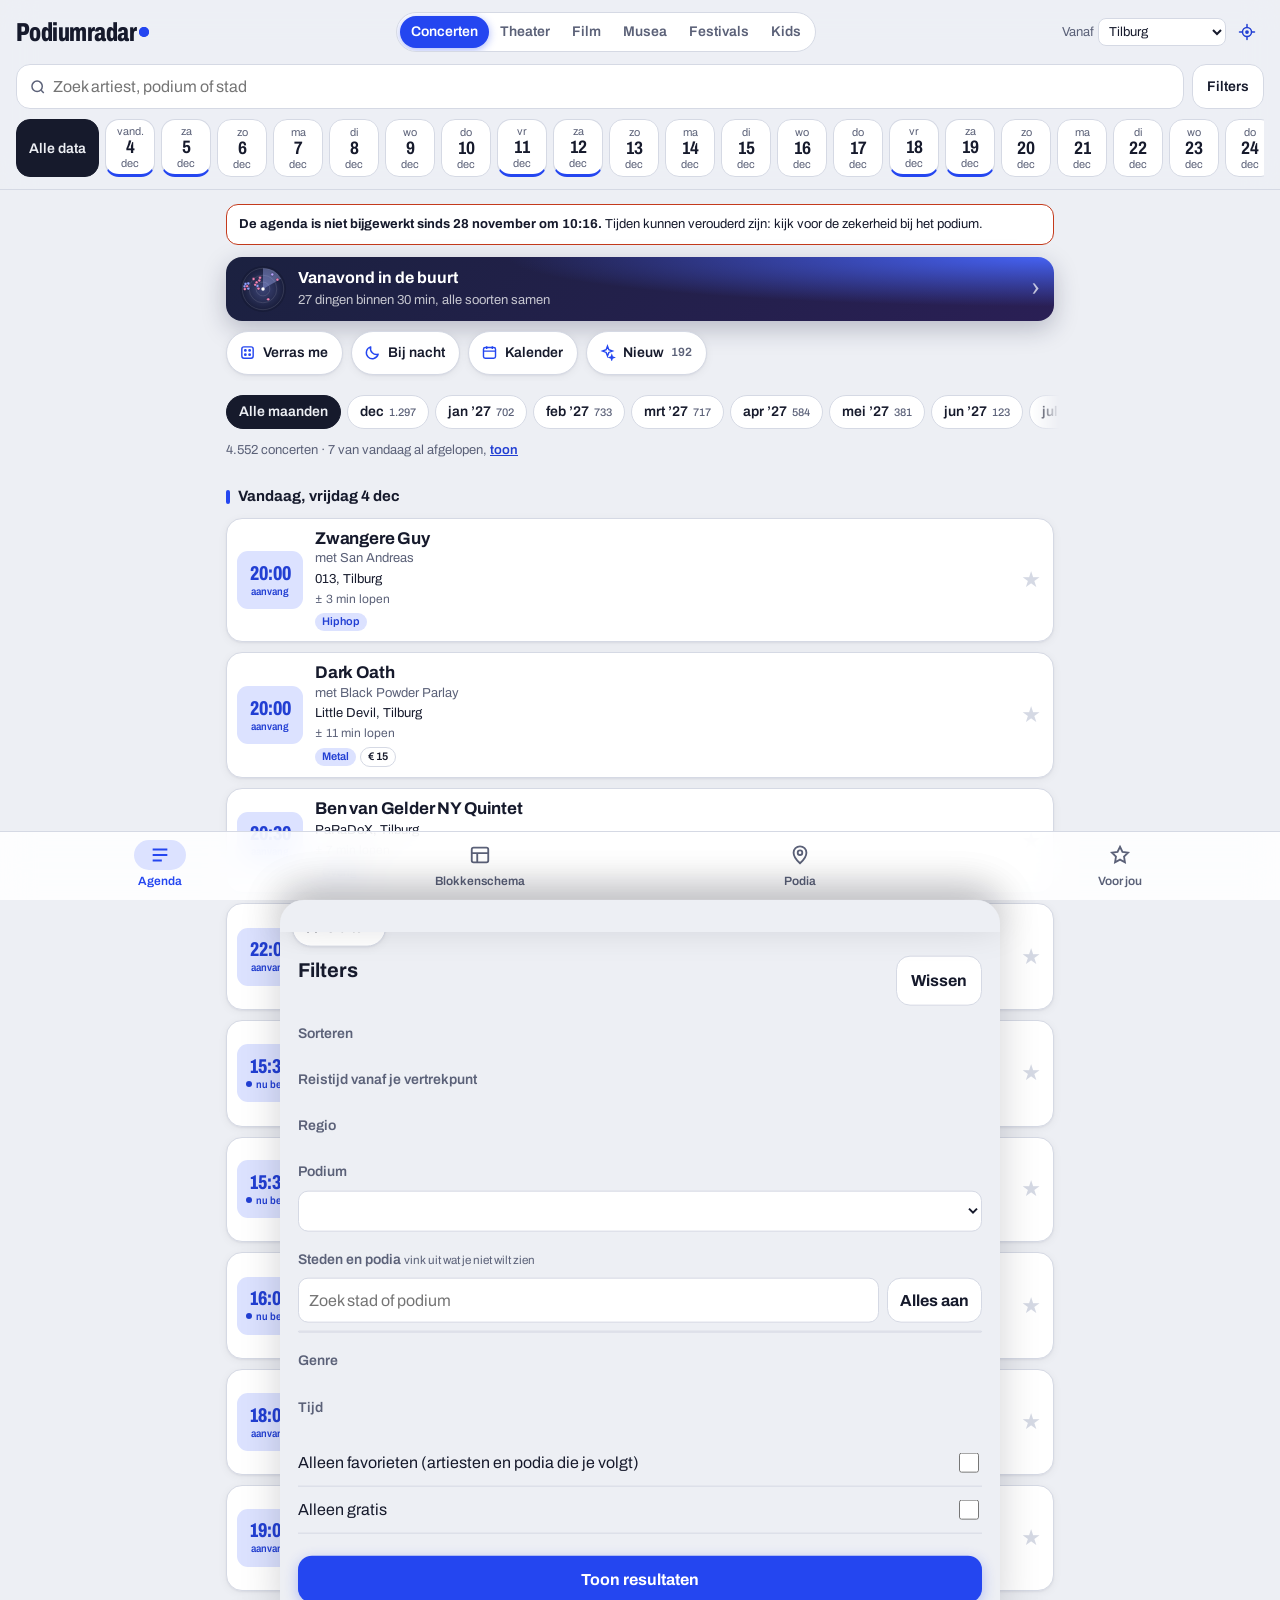
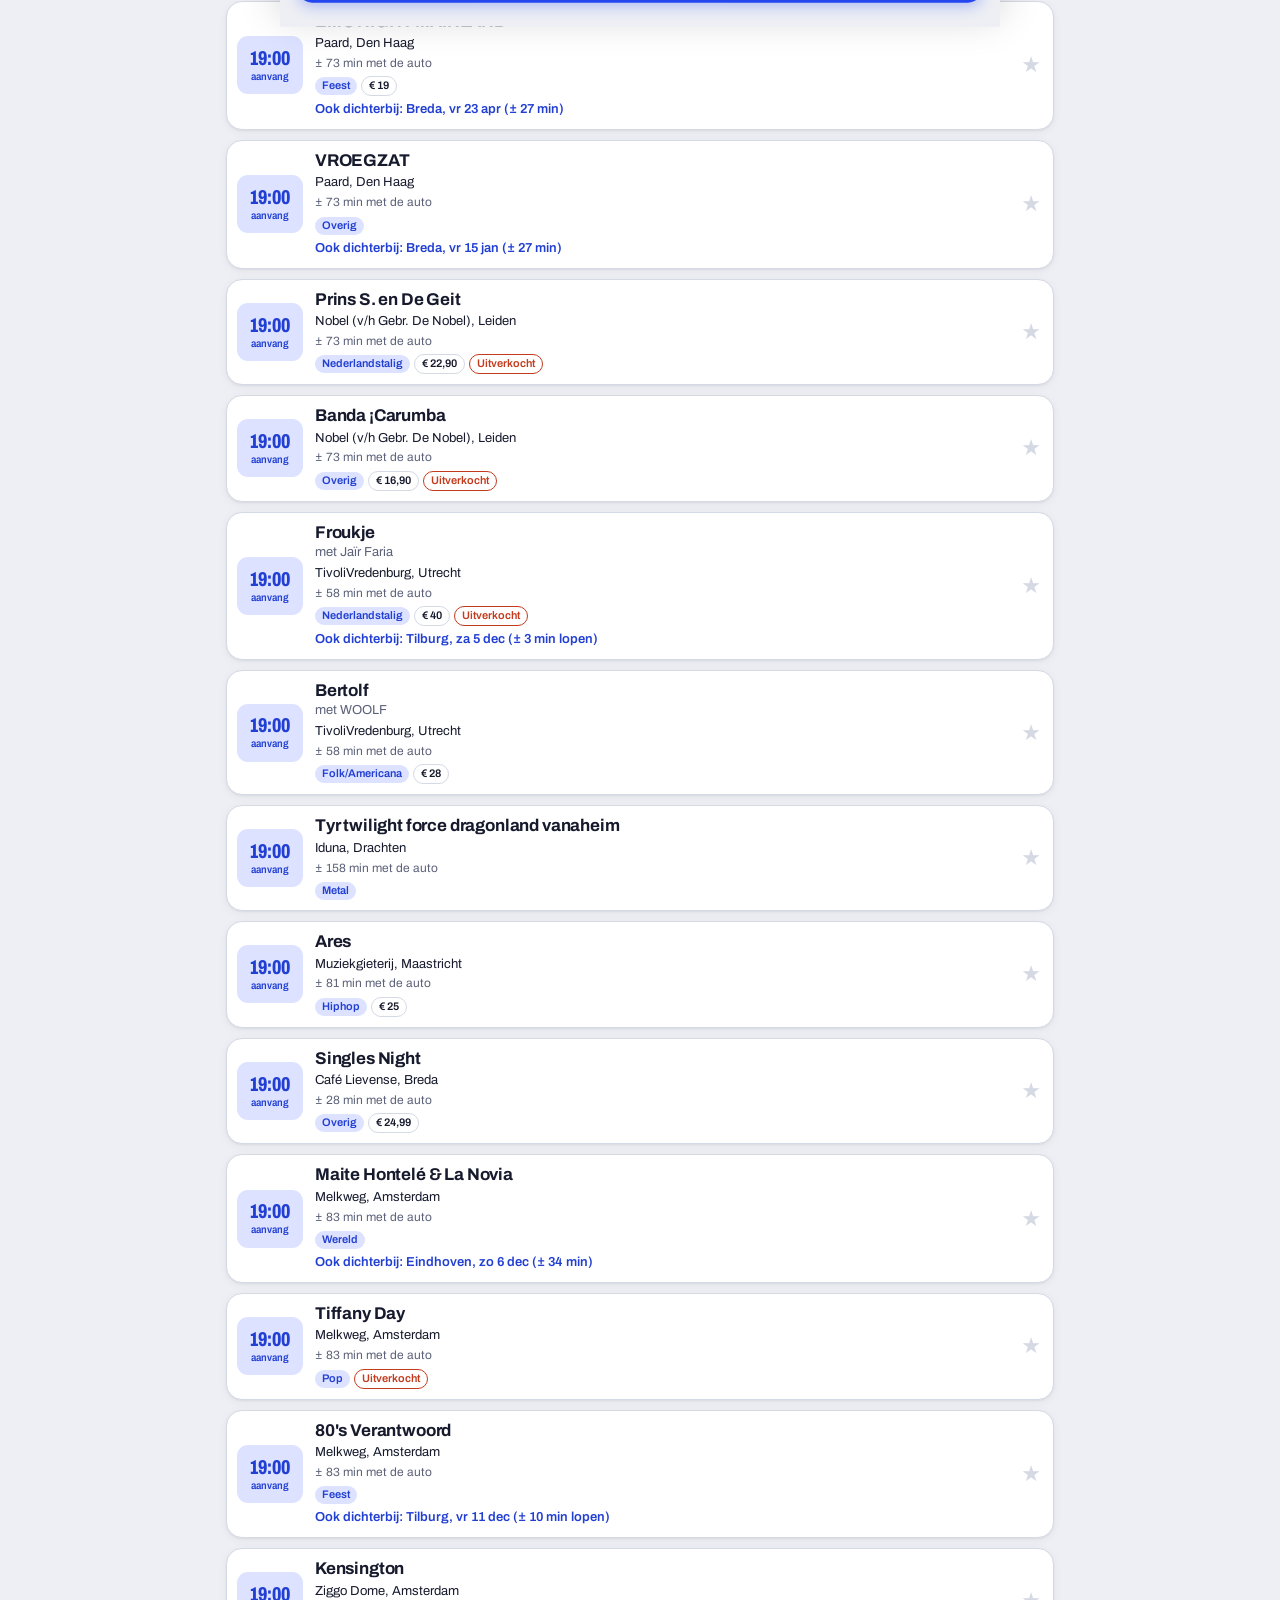
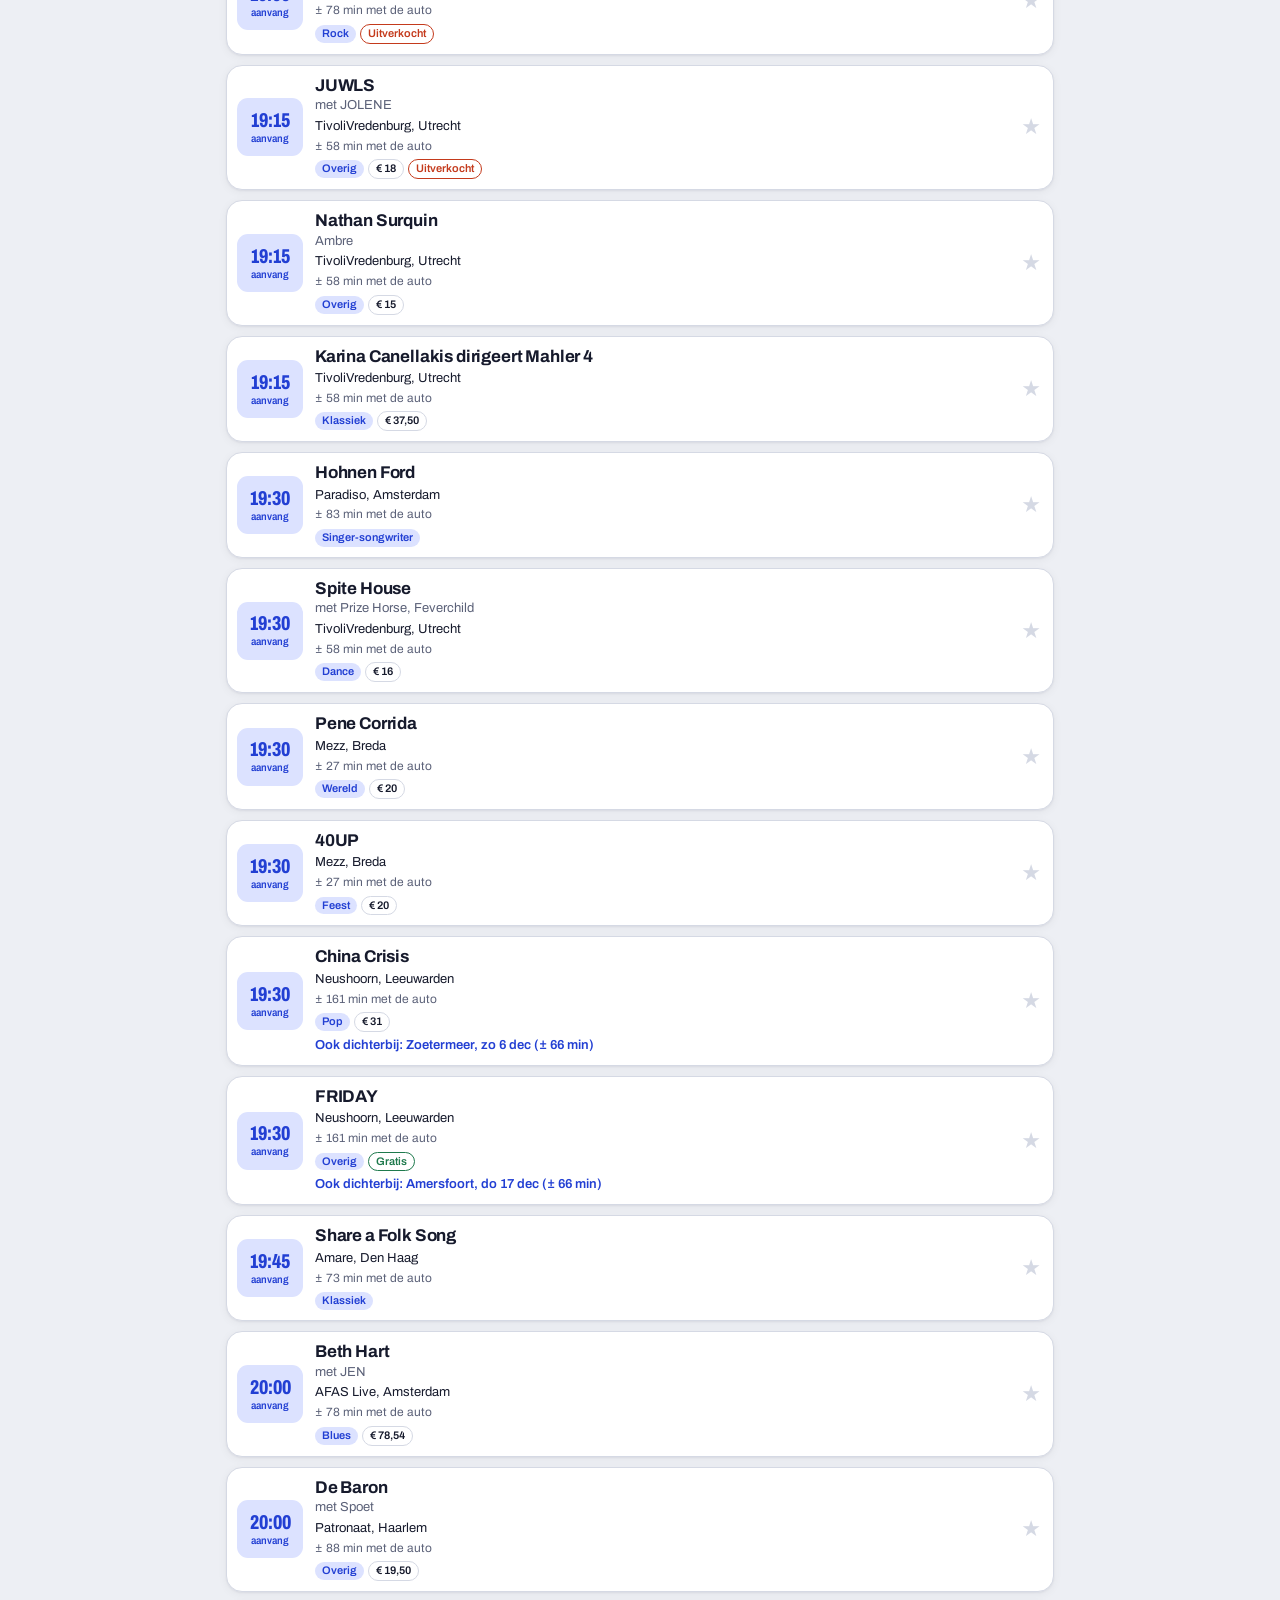
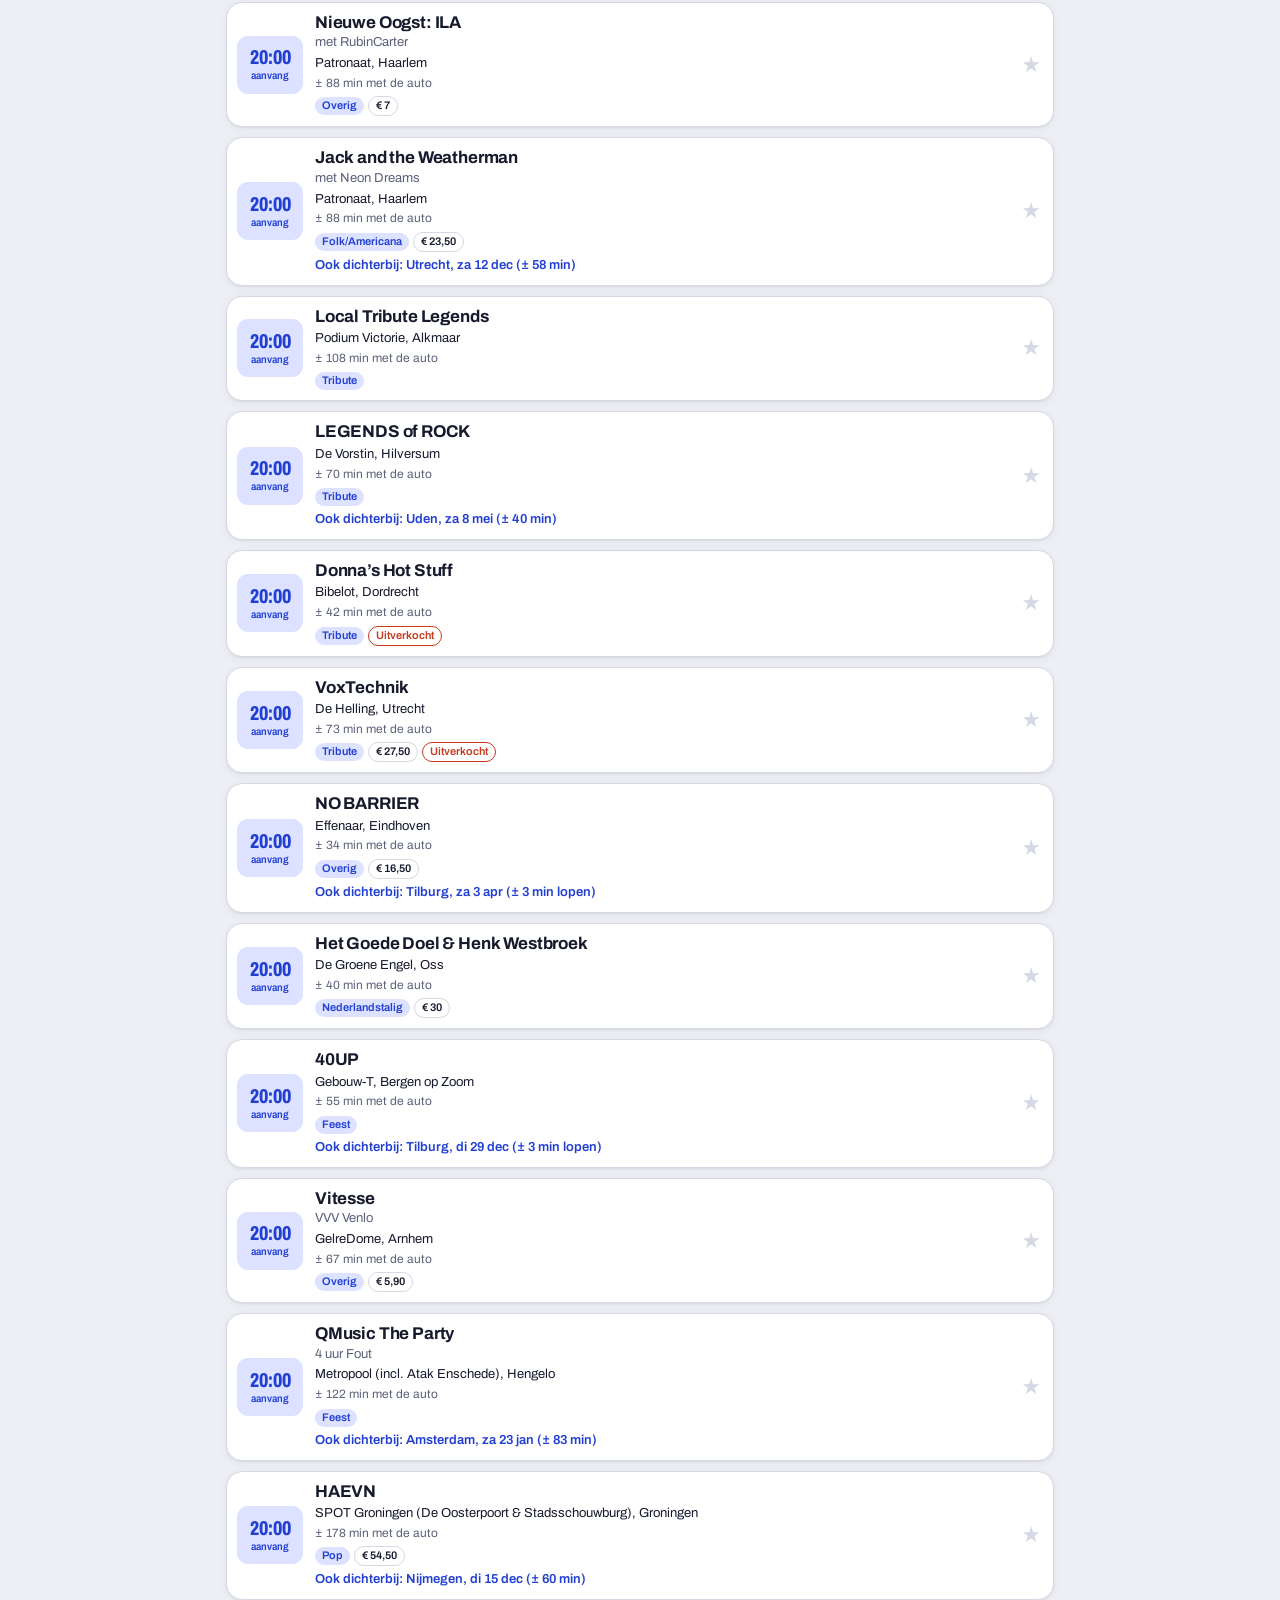
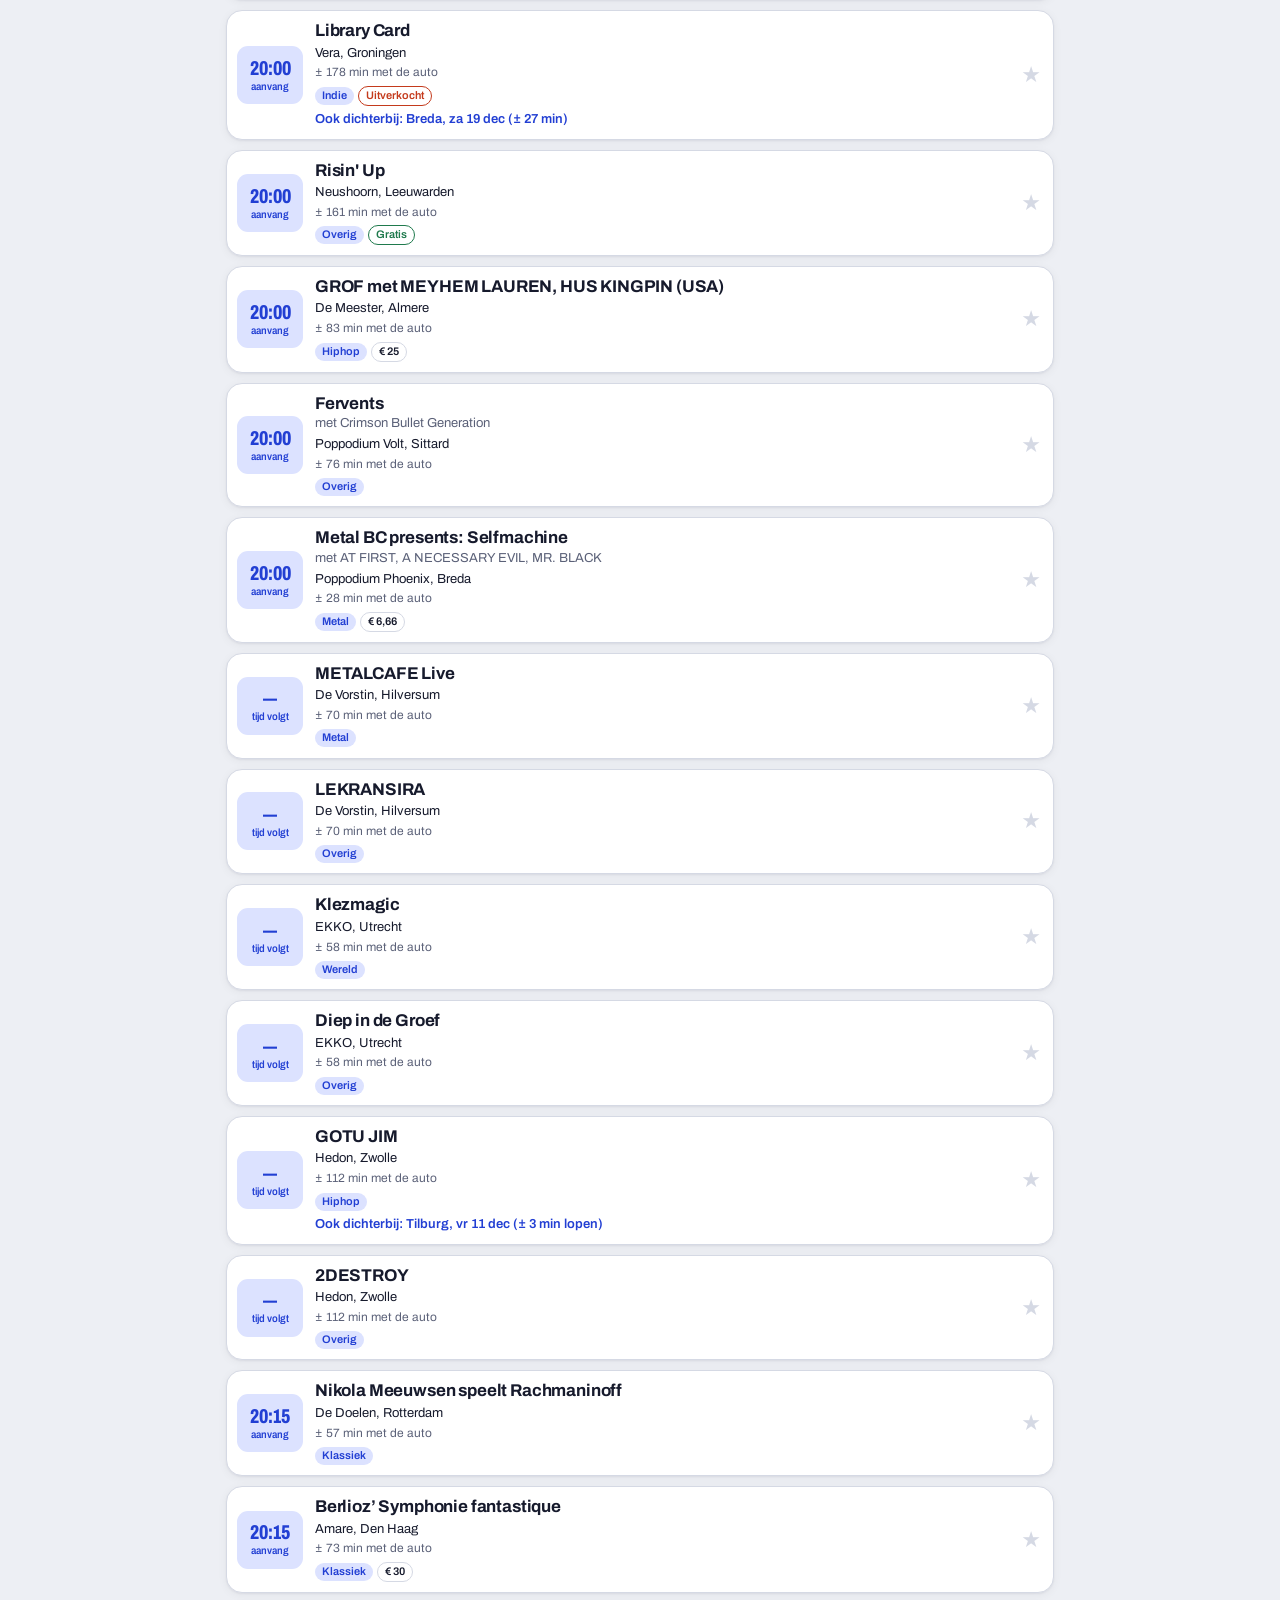
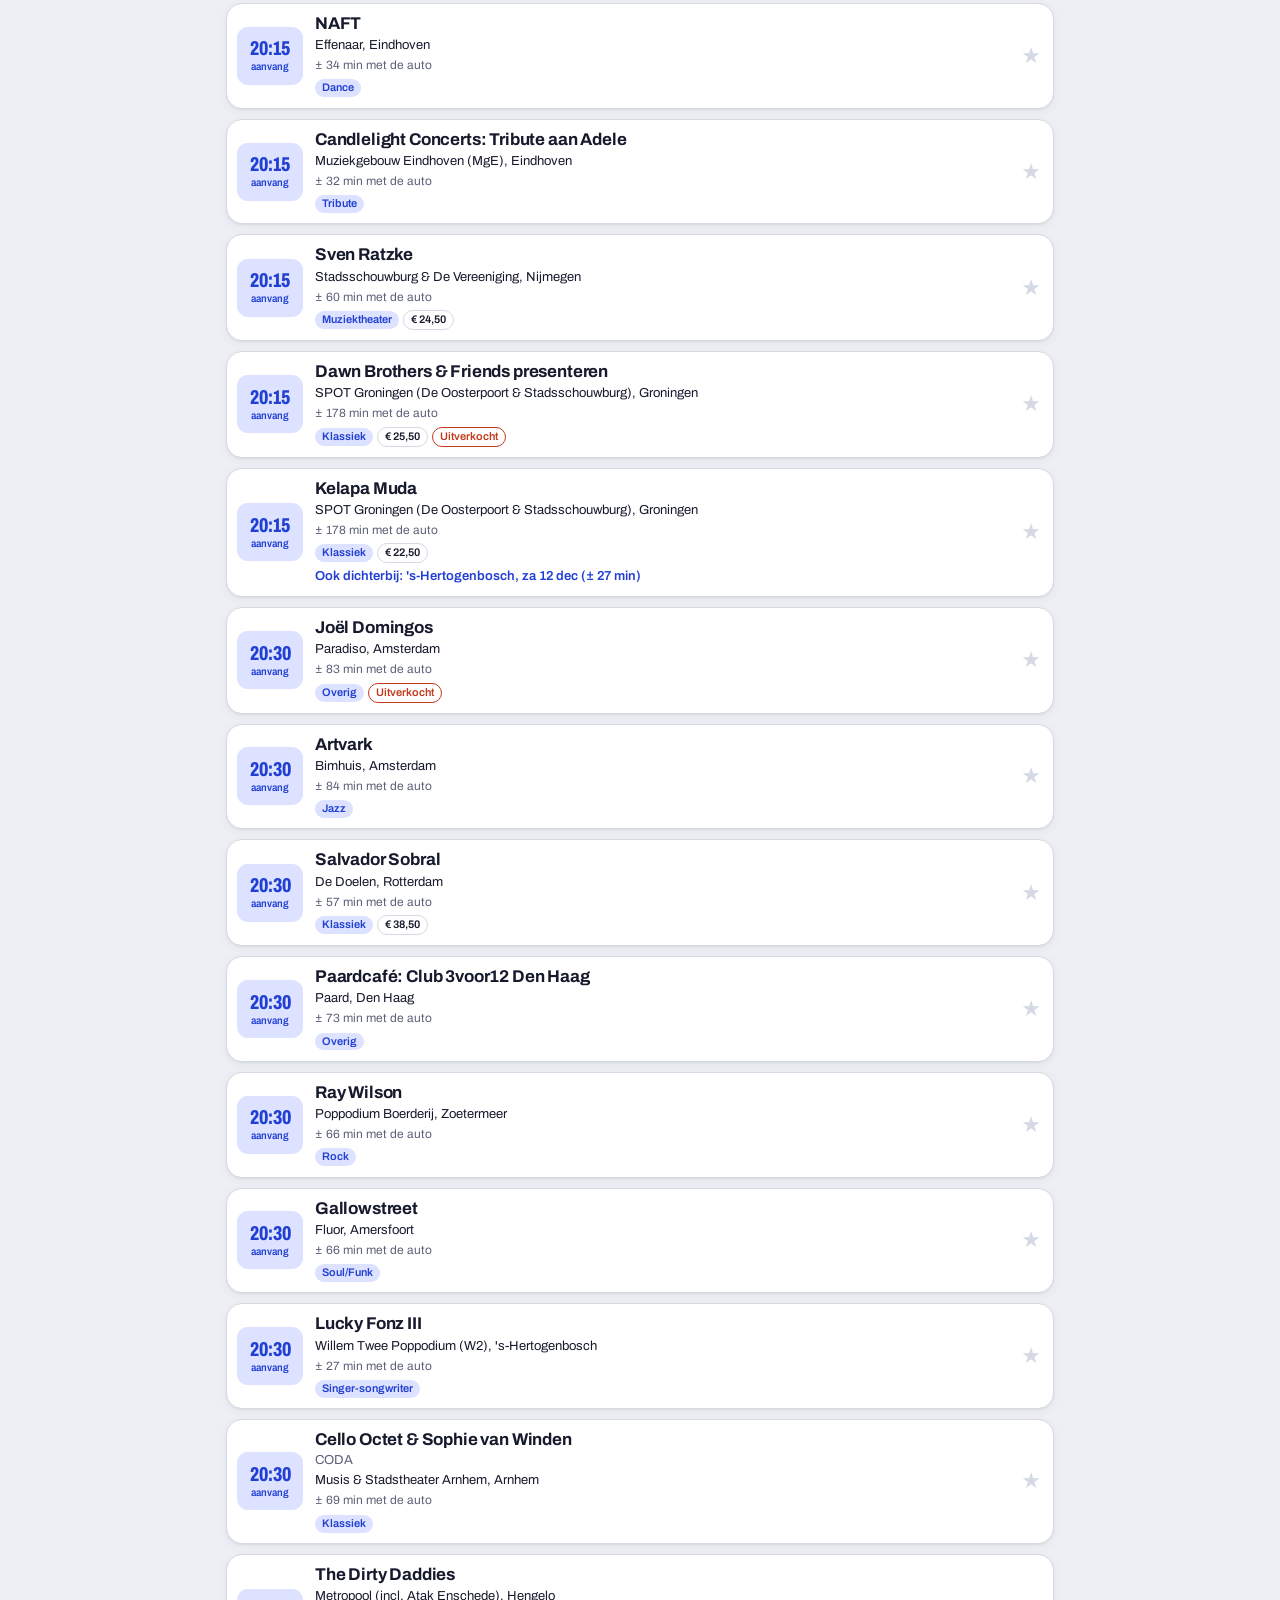
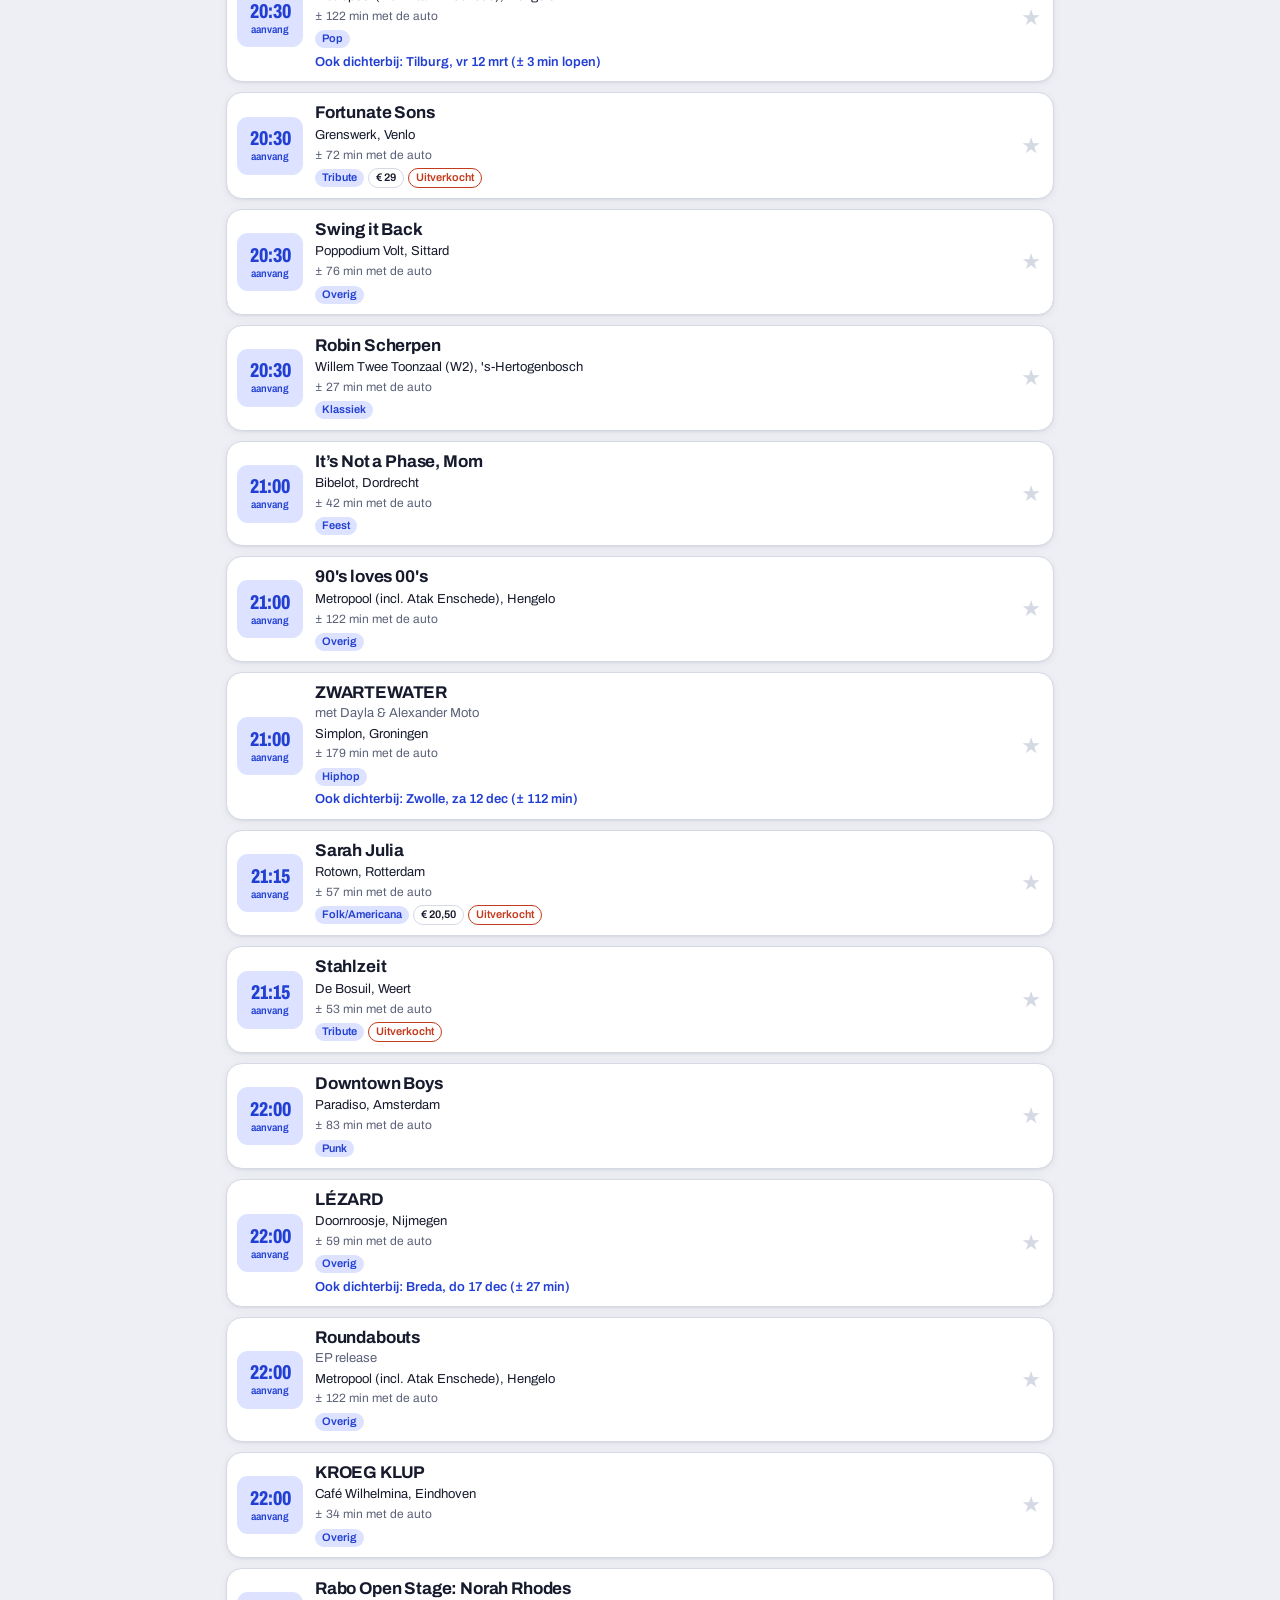
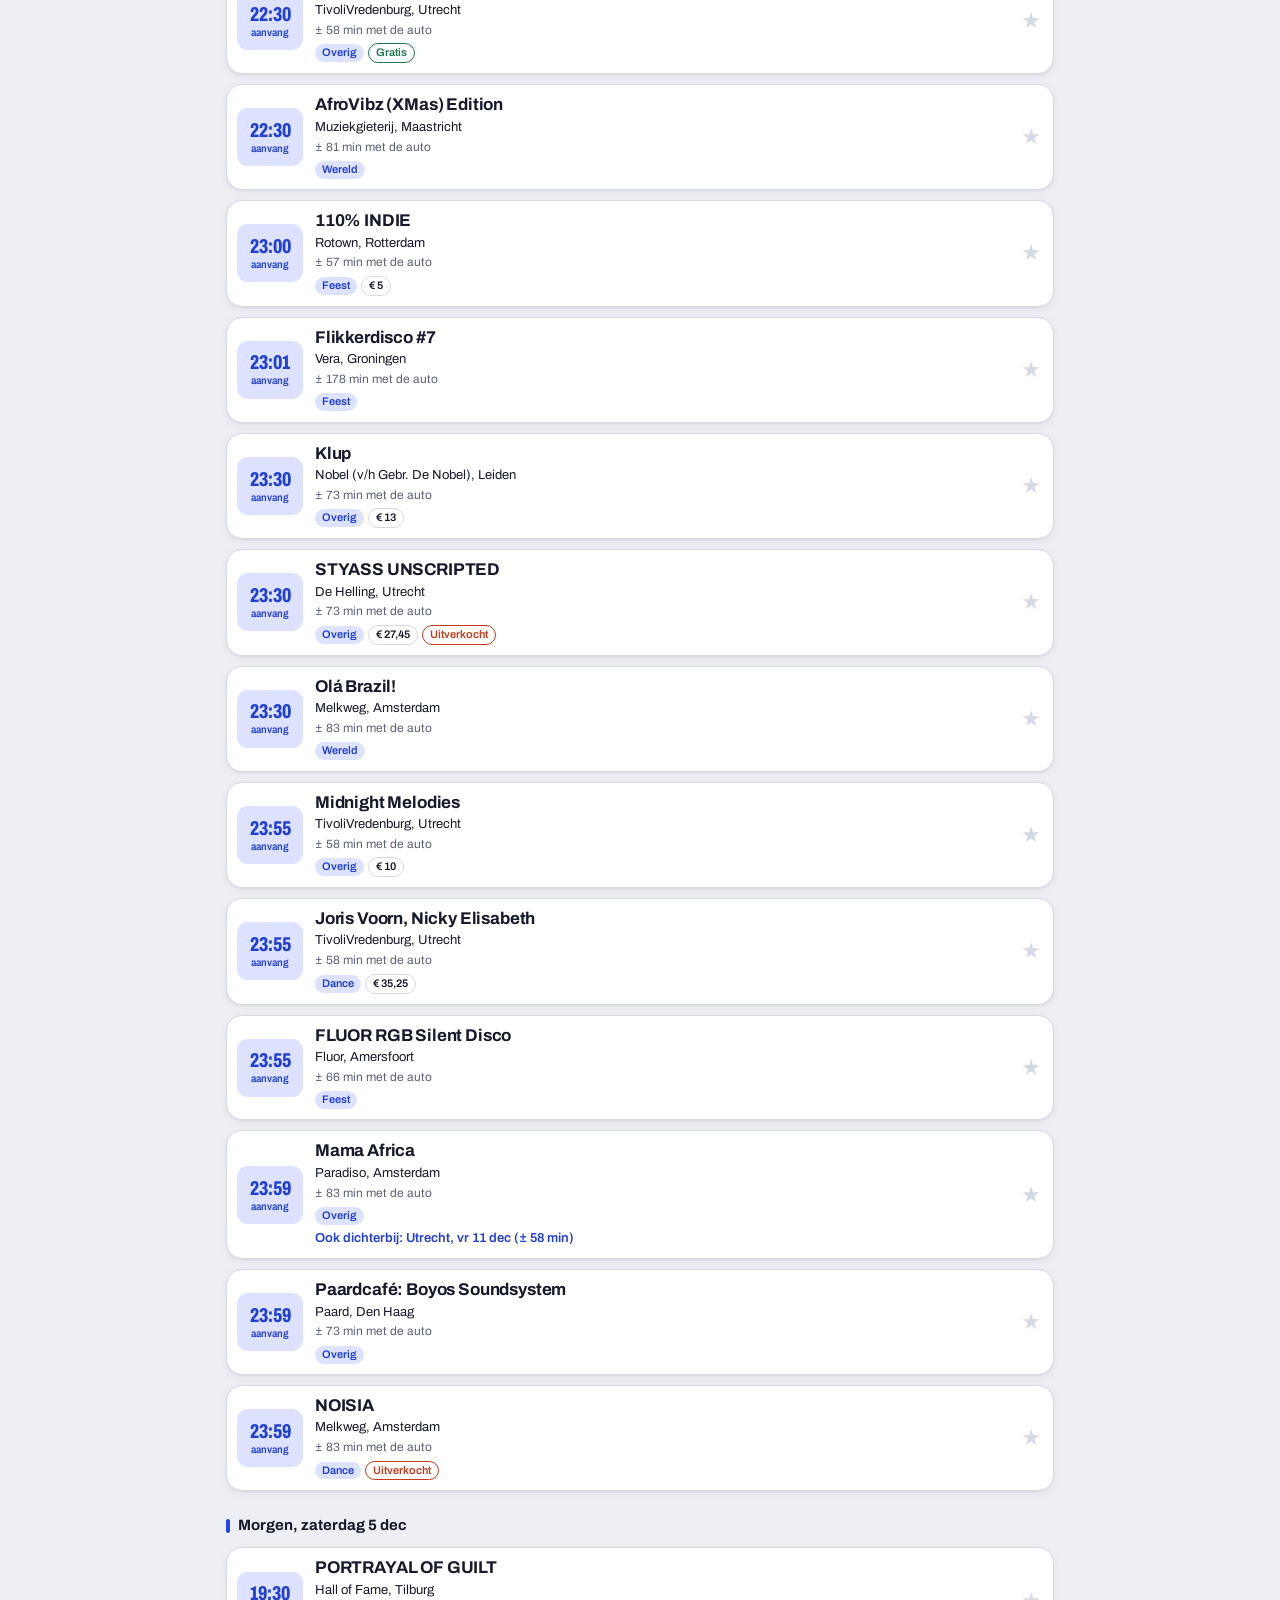
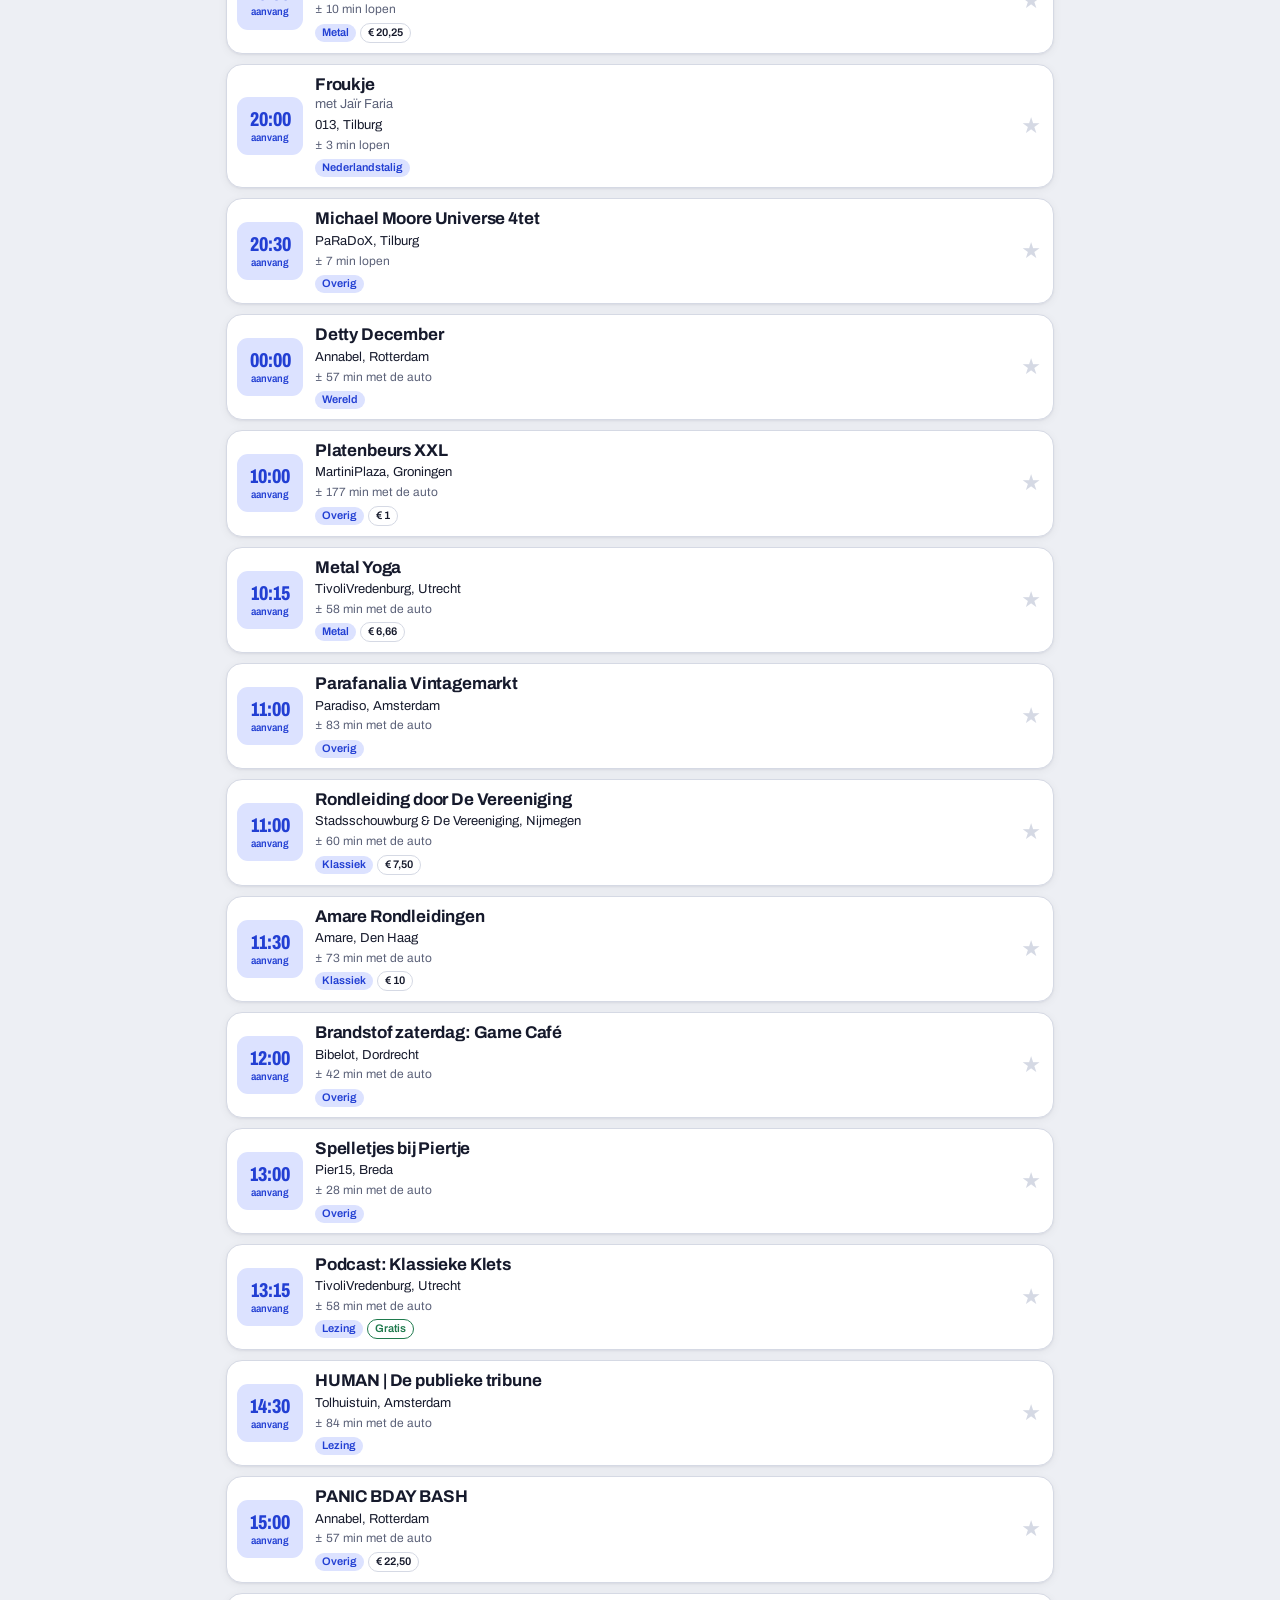
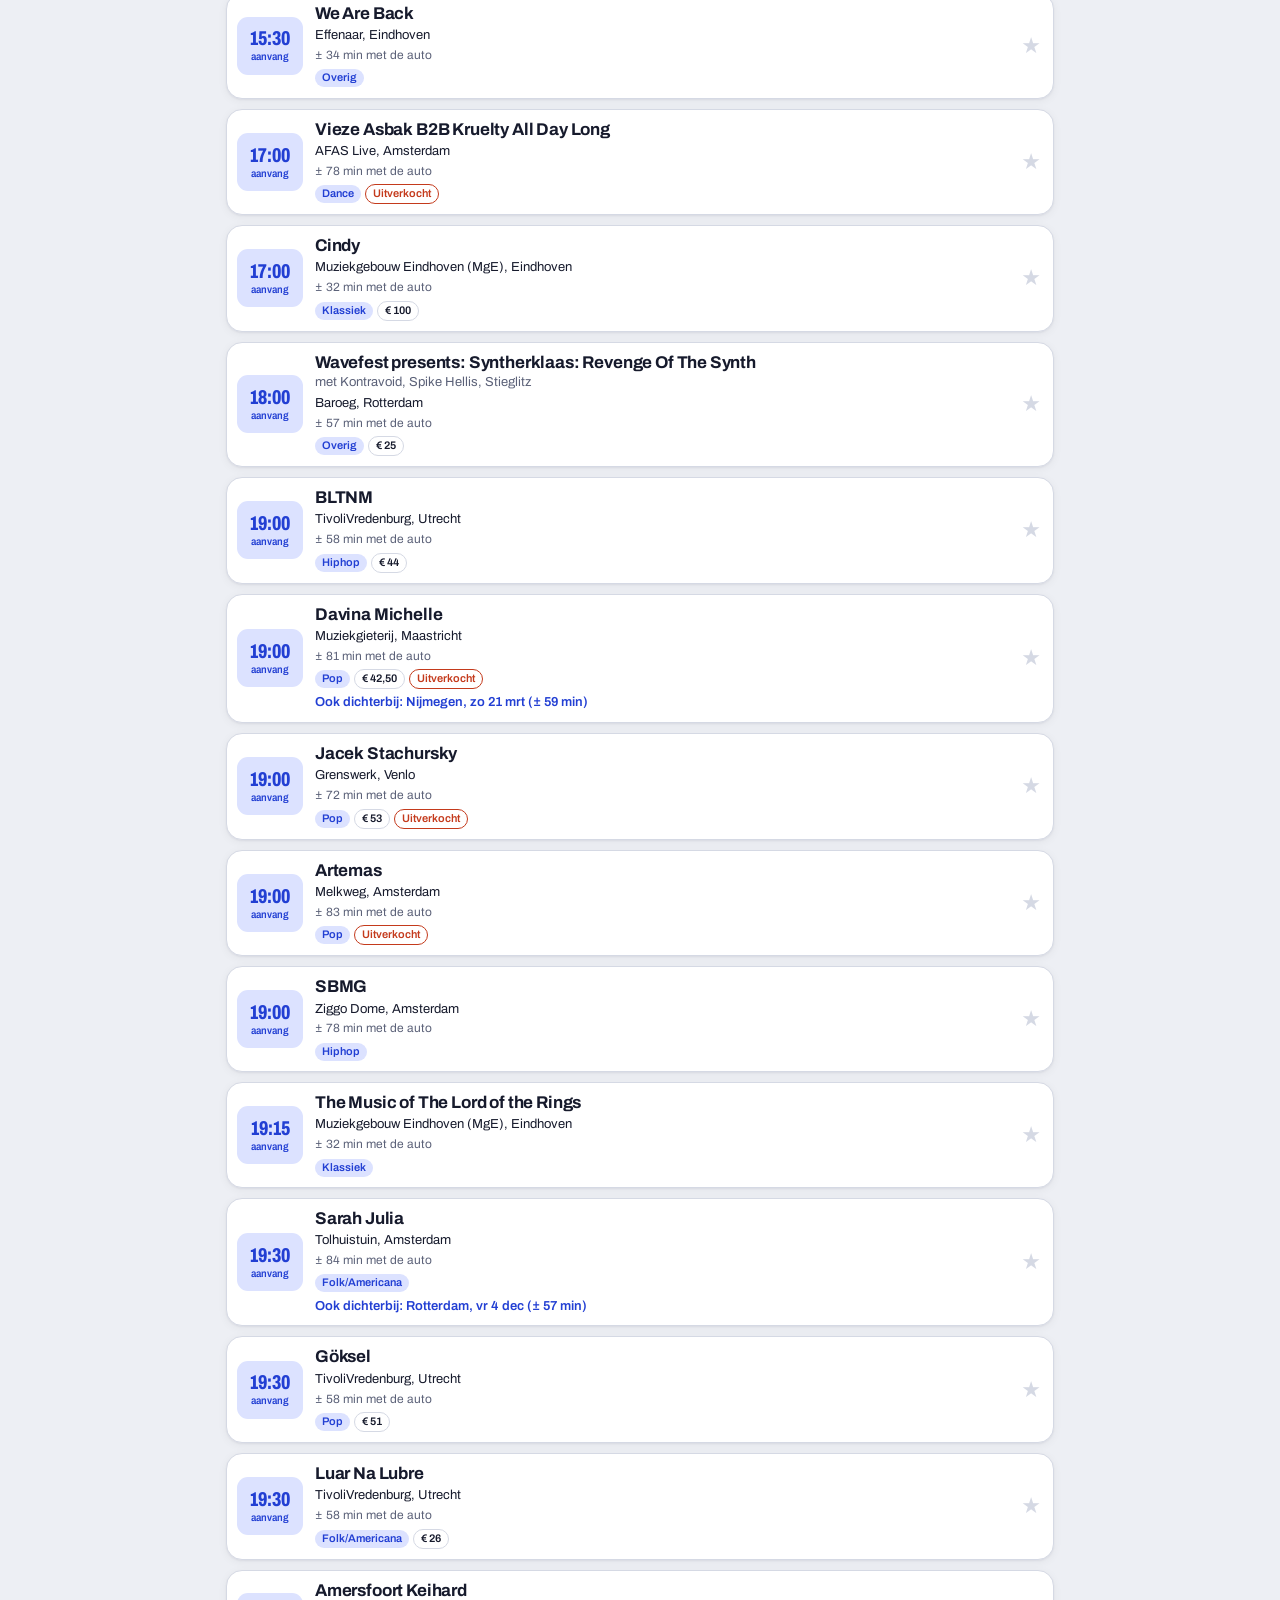
<file: podiumradar/site/index.html>
<!DOCTYPE html>
<html lang="nl">
<head>
<meta charset="utf-8">
<meta name="viewport" content="width=device-width, initial-scale=1, viewport-fit=cover">
<title>Podiumradar</title>
<meta name="description" content="Concerten, voorstellingen, tentoonstellingen en festivals in Nederland, rechtstreeks van de podia zelf.">
<link rel="manifest" href="manifest.json">
<meta name="apple-mobile-web-app-capable" content="yes">
<meta name="mobile-web-app-capable" content="yes">
<meta name="apple-mobile-web-app-status-bar-style" content="default">
<meta name="apple-mobile-web-app-title" content="Podiumradar">
<meta name="theme-color" content="#2446F0">
<link rel="icon" href="icon.svg" type="image/svg+xml">
<link rel="apple-touch-icon" href="icon-180.png">
<!-- Alleen eigen bestanden laden en uitvoeren: ook als er ooit iets vreemds in de gegevens van een bron staat -->
<meta name="robots" content="noindex, nofollow">
<meta http-equiv="Content-Security-Policy" content="default-src 'self'; script-src 'self'; style-src 'self' 'unsafe-inline'; img-src 'self' data:; font-src 'self'; connect-src 'self'; manifest-src 'self'; worker-src 'self'; object-src 'none'; base-uri 'self'; form-action 'none'">
<meta name="referrer" content="strict-origin-when-cross-origin">
<link rel="stylesheet" href="fonts.css">
<style>
:root{
  --paper:#EDEFF4; --card:#FFFFFF; --ink:#161A2C; --muted:#5B6178; --line:#D5D9E4;
  --pop:#2446F0; --pop-soft:#DCE2FF; --thea:#A32465; --thea-soft:#F7DCE9;
  --expo:#1F7A4D; --expo-soft:#D6EFE1; --fest:#B8560A; --fest-soft:#FBE3CF; --film:#5B3FB8; --film-soft:#E4DCFA;
  --kids:#0E7C86; --kids-soft:#D3F0F2;
  --star:#E89B00; --warn:#C43A1C;
  --map-sea:#D9E4F1; --map-nb:#E4E6EC; --map-land:#FFFFFF;
  --acc:var(--pop); --acc-soft:var(--pop-soft);
  --shadow:0 1px 2px rgba(22,26,44,.05),0 2px 10px rgba(22,26,44,.05);
  --shadow-up:0 2px 4px rgba(22,26,44,.06),0 10px 26px rgba(22,26,44,.10);
  --glass:rgba(237,239,244,.82); --glass-card:rgba(255,255,255,.86); --heat4:60%; --on-acc:#fff; --blk-mix:#000;
  box-sizing:border-box;
  padding-top:env(safe-area-inset-top,0px);
  padding-bottom:env(safe-area-inset-bottom,0px);
}
@media (prefers-color-scheme:dark){
  :root:not([data-theme="light"]){
    --paper:#10131F; --card:#1A1E2E; --ink:#EEF0F7; --muted:#9AA0B8; --line:#2C3147;
    --pop:#6F86FF; --pop-soft:#232B55; --thea:#E0679F; --thea-soft:#48213A; --star:#FFB829; --warn:#FF7A5C;
    --expo:#4CC38A; --expo-soft:#1B3A2B; --fest:#F2934A; --fest-soft:#46301D; --film:#A48BFF; --film-soft:#2E2552; --kids:#3CC7D1; --kids-soft:#163A3D; --map-sea:#0A0F1C; --map-nb:#141824; --map-land:#252B44;
    --shadow:0 1px 2px rgba(0,0,0,.35); --shadow-up:0 4px 18px rgba(0,0,0,.45); --glass:rgba(16,19,31,.80); --glass-card:rgba(26,30,46,.86); --heat4:48%; --on-acc:var(--paper); --blk-mix:#fff;
  }
}
:root[data-theme="dark"]{
  --paper:#10131F; --card:#1A1E2E; --ink:#EEF0F7; --muted:#9AA0B8; --line:#2C3147;
  --pop:#6F86FF; --pop-soft:#232B55; --thea:#E0679F; --thea-soft:#48213A; --star:#FFB829; --warn:#FF7A5C;
  --expo:#4CC38A; --expo-soft:#1B3A2B; --fest:#F2934A; --fest-soft:#46301D; --film:#A48BFF; --film-soft:#2E2552; --kids:#3CC7D1; --kids-soft:#163A3D; --map-sea:#0A0F1C; --map-nb:#141824; --map-land:#252B44;
  --shadow:0 1px 2px rgba(0,0,0,.35); --shadow-up:0 4px 18px rgba(0,0,0,.45); --glass:rgba(16,19,31,.80); --glass-card:rgba(26,30,46,.86); --heat4:48%; --on-acc:var(--paper); --blk-mix:#fff;
}
body.thea{--acc:var(--thea); --acc-soft:var(--thea-soft);}
body.expo{--acc:var(--expo); --acc-soft:var(--expo-soft);}
body.film{--acc:var(--film); --acc-soft:var(--film-soft);}
body.kids{--acc:var(--kids); --acc-soft:var(--kids-soft);}
body.fest{--acc:var(--fest); --acc-soft:var(--fest-soft);}
*,*::before,*::after{box-sizing:inherit}
html{height:100%;scroll-padding-top:env(safe-area-inset-top,0px)}
body{margin:0;min-height:100%;background:var(--paper);color:var(--ink);
  font-family:"Archivo",system-ui,-apple-system,"Segoe UI",Roboto,sans-serif;font-size:16px;line-height:1.45;
  font-variation-settings:"wdth" 100;-webkit-font-smoothing:antialiased;padding-bottom:84px}
button,input,select{font:inherit;color:inherit}
button{cursor:pointer}
:focus-visible{outline:3px solid var(--acc);outline-offset:2px;border-radius:6px}

header{position:sticky;top:env(safe-area-inset-top,0px);z-index:20;background:var(--glass);-webkit-backdrop-filter:saturate(180%) blur(16px);backdrop-filter:saturate(180%) blur(16px);padding:12px 16px 8px;border-bottom:1px solid var(--line);transition:transform .28s cubic-bezier(.2,.8,.2,1),box-shadow .2s}
/* ingeklapt bij scrollen (app.js): schuift omhoog tot alleen de datumrij over is */
header.tuck{transform:translateY(calc(-1 * var(--tuck,0px)))}
header.scrolled{box-shadow:0 6px 18px rgba(10,12,24,.08)}
@media (prefers-reduced-motion:reduce){header{transition:none}}
/* strook boven de kop (notch) afdekken, zodat de ingeklapte kop daar niet doorheen schemert */
body::before{content:"";position:fixed;top:0;left:0;right:0;height:env(safe-area-inset-top,0px);background:var(--paper);z-index:25}
.top{display:flex;align-items:center;gap:8px 12px;justify-content:space-between;flex-wrap:wrap}
.brand{font-weight:800;font-size:26px;letter-spacing:-.02em;font-variation-settings:"wdth" 70;line-height:1}
.brand span{display:inline-block;position:relative;width:10px;height:10px;border-radius:50%;background:var(--acc);margin-left:3px;vertical-align:4px;transition:background .3s}
.brand span::after{content:"";position:absolute;inset:0;border-radius:50%;border:2px solid var(--acc);animation:ping 2.6s cubic-bezier(0,0,.2,1) infinite}
@keyframes ping{0%{transform:scale(1);opacity:.7}80%,100%{transform:scale(2.8);opacity:0}}
@media (prefers-reduced-motion:reduce){.brand span::after{animation:none;opacity:0}}
.seg{display:flex;background:var(--card);border:1px solid var(--line);border-radius:999px;padding:3px}
.seg button{border:0;background:none;padding:6px 11px;border-radius:999px;font-weight:600;font-size:14px;color:var(--muted);transition:background .2s,color .2s}
@media (max-width:420px){.seg button{padding:6px 7px;font-size:13px}}
.seg{max-width:100%;overflow-x:auto;scrollbar-width:none}.seg::-webkit-scrollbar{display:none}.seg button{flex:0 0 auto}
.seg button[aria-pressed="true"]{background:var(--acc);color:var(--on-acc);box-shadow:0 2px 8px color-mix(in srgb,var(--acc) 40%,transparent)}
.searchrow{display:flex;gap:8px;margin-top:12px}
.search{flex:1;display:flex;align-items:center;background:var(--card);border:1px solid var(--line);border-radius:14px;padding:0 12px;color:var(--muted);transition:border-color .15s,box-shadow .15s}
.search:focus-within{border-color:var(--acc);box-shadow:0 0 0 3px var(--acc-soft)}
.search input{border:0;background:none;outline:none;padding:10px 6px;width:100%;font-size:16px;color:var(--ink)}
.fbtn{border:1px solid var(--line);background:var(--card);border-radius:14px;padding:0 14px;font-weight:600;font-size:14px;position:relative}
.fbtn b{position:absolute;top:-6px;right:-6px;background:var(--acc);color:var(--on-acc);font-size:11px;border-radius:999px;min-width:18px;height:18px;display:grid;place-items:center;padding:0 5px}
.fbtn b[hidden]{display:none}
.dates{display:flex;gap:6px;overflow-x:auto;padding:10px 0 4px;scrollbar-width:none}
.dates::-webkit-scrollbar{display:none}
.day{flex:0 0 auto;border:1px solid var(--line);background:var(--card);border-radius:14px;padding:5px 0;width:50px;text-align:center;line-height:1.1;transition:background .15s,color .15s,transform .1s}
.day:active{transform:scale(.95)}
.day small{display:block;font-size:11px;color:var(--muted)}
.day strong{font-size:18px;font-variation-settings:"wdth" 80}
.day.all{width:auto;padding:5px 12px;font-weight:600;font-size:14px;display:grid;place-items:center}
.day[aria-pressed="true"]{background:var(--ink);color:var(--paper);border-color:var(--ink)}
.day[aria-pressed="true"] small{color:inherit;opacity:.75}
.day.we{border-bottom:3px solid var(--acc)}
.mlab{flex:0 0 auto;align-self:center;writing-mode:vertical-rl;transform:rotate(180deg);font-size:11px;font-weight:800;letter-spacing:.08em;text-transform:uppercase;color:var(--acc);padding:0 2px;border-right:2px solid var(--acc-soft);margin:0 2px 0 4px}

main{padding:4px 16px 24px;max-width:860px;margin:0 auto}
.meta{display:flex;justify-content:space-between;align-items:baseline;gap:12px;color:var(--muted);font-size:13px;padding:10px 0 2px}
.meta>span{min-width:0;overflow-wrap:anywhere}
.meta button{flex:0 0 auto;border:0;background:none;color:var(--acc);font-weight:600;font-size:13px;padding:13px 10px;margin:-13px -10px}
h2.dh{font-size:15px;font-weight:700;margin:24px 0 10px;display:flex;gap:8px;align-items:baseline}
h2.dh::before{content:"";flex:0 0 auto;width:4px;height:14px;border-radius:2px;background:var(--acc);align-self:flex-start;margin-top:4px}
h2.dh small{font-weight:400;color:var(--muted)}
h2.mh{display:flex;align-items:center;gap:12px;font-size:26px;font-weight:800;letter-spacing:-.02em;font-variation-settings:"wdth" 72;line-height:1.1;margin:34px 0 0}
h2.mh::after{content:"";flex:1;height:2px;border-radius:1px;background:var(--line)}
.meta+h2.mh{margin-top:16px}
.months{display:flex;gap:6px;overflow-x:auto;scrollbar-width:none;padding:5px 33px 5px 5px;margin:9px -5px -3px;scroll-padding-inline:5px 33px;position:relative;-webkit-mask-image:linear-gradient(90deg,#000 calc(100% - 28px),transparent);mask-image:linear-gradient(90deg,#000 calc(100% - 28px),transparent)}
.months::-webkit-scrollbar{display:none}
@media (pointer:fine){.months{cursor:grab}}
.months.dragging{cursor:grabbing;user-select:none}
.months .chip{flex:0 0 auto;display:inline-flex;align-items:baseline;gap:5px;padding:6px 12px;font-weight:600}
.months .chip small{font-size:11px;font-weight:500;color:var(--muted)}
.months .chip[aria-pressed="true"]{background:var(--ink);border-color:var(--ink);color:var(--paper);box-shadow:none}
.months .chip[aria-pressed="true"] small{color:inherit;opacity:.75}
.btn.more{width:100%;margin:8px 0 4px;padding:13px 14px}
.scope{margin-top:12px}
.scope .chip{min-height:44px}
body.favview .searchrow{display:none}
.row2.wrapr{flex-wrap:wrap}
.row2.wrapr .btn{flex:1 1 auto;padding:12px 10px}
/* snelle acties */
.qrow{display:flex;flex-wrap:wrap;gap:8px;margin-top:10px}
.qpill{display:inline-flex;align-items:center;gap:7px;border:1px solid var(--line);background:var(--card);border-radius:999px;padding:8px 14px 8px 12px;min-height:44px;font-weight:600;font-size:14px;box-shadow:var(--shadow);transition:transform .1s}
.qpill:active{transform:scale(.96)}
.qpill small{font-size:12px;font-weight:600;color:var(--muted)}
.qpill svg{color:var(--acc)}
@media (max-width:420px){.qrow{gap:6px}.qpill{padding:8px 12px;font-size:13.5px}.qpill svg{display:none}}
/* ik ga */
.tag.going{background:var(--expo-soft);color:var(--expo)}
.btn.go[aria-pressed="true"]{background:var(--expo);border-color:var(--expo);color:var(--paper)}
.ev.gone{border-style:dashed;cursor:default;box-shadow:none}
.ev.gone .t{background:var(--line);color:var(--ink)}
.ev.gone .star{color:var(--muted);font-size:20px;min-width:44px;min-height:44px;padding:0}
.ev.gone .t small{color:inherit}
.surp{background:var(--acc-soft);color:var(--acc);font-weight:700;font-size:13px;border-radius:10px;padding:8px 12px;margin:2px 0 12px}
#goBtn+#surpBtn{min-width:0}
#goBtn:has(+#surpBtn){flex:0 0 auto;min-width:96px}
/* kalender */
.calnav{display:flex;align-items:center;justify-content:space-between;gap:10px;margin-top:6px}
.calnav h2{margin:0;font-size:22px;font-weight:800;font-variation-settings:"wdth" 80}
.calnav button{width:44px;height:44px;border-radius:12px;border:1px solid var(--line);background:var(--card);font-size:22px;line-height:1;box-shadow:var(--shadow)}
.calnav button:disabled{opacity:.35}
.calgrid{display:grid;grid-template-columns:repeat(7,minmax(0,1fr));gap:6px;margin-top:14px}
.calwd{font-size:11px;font-weight:700;color:var(--muted);text-align:center;text-transform:uppercase;letter-spacing:.04em}
.calday{aspect-ratio:1/1.1;display:flex;flex-direction:column;align-items:center;justify-content:center;gap:1px;border:1px solid var(--line);border-radius:12px;background:var(--card);padding:0;font-weight:700;font-size:16px;font-variant-numeric:tabular-nums;transition:transform .1s}
.calday small{font-size:10.5px;font-weight:600;color:var(--muted);min-height:12px}
.calpad{min-width:0}
.calday:disabled{opacity:.55;cursor:default}
.calday:not(:disabled):active{transform:scale(.94)}
.calday.today{outline:2px solid var(--ink);outline-offset:-2px}
.calday.today:focus-visible{outline:3px solid var(--acc);outline-offset:2px}
.calday.h1{background:color-mix(in srgb,var(--acc) 12%,var(--card))}
.calday.h2{background:color-mix(in srgb,var(--acc) 26%,var(--card))}
.calday.h3{background:color-mix(in srgb,var(--acc) 42%,var(--card))}
.calday.h4{background:color-mix(in srgb,var(--acc) var(--heat4,60%),var(--card));border-color:var(--acc)}
.calday.h2 small,.calday.h3 small,.calday.h4 small{color:var(--ink)}
@media (min-width:700px){.calnav,.calgrid{max-width:480px;margin-inline:auto}}
.btn.ghost svg{flex:0 0 auto}
/* Merkknoppen: logo en kleuren van de dienst zelf (Spotify-groen met zwart, YouTube-rood met wit, Google Maps wit met de gekleurde pin) */
.btn.brand{border:0;box-shadow:0 2px 8px rgba(0,0,0,.16)}
.btn.brand svg{flex:0 0 auto}
.btn.b-spotify{background:#1DB954;color:#000}
.btn.b-youtube{background:#E60000;color:#fff}
.btn.b-maps{background:#fff;color:#3c4043;border:1px solid #dadce0;box-shadow:0 2px 8px rgba(0,0,0,.08)}
.travnote{margin:-2px 0 12px;font-size:12px;line-height:1.4}
/* niet beschikbaar (bijvoorbeeld niet op Spotify gevonden): grijs en niet te tikken */
.btn:disabled{opacity:.5;box-shadow:none;cursor:default;filter:grayscale(1)}
.btn:disabled:active{transform:none}
.btn.ghost:disabled{opacity:1;filter:none;color:var(--muted);background:var(--paper);border-style:dashed}
.btn.ghost:disabled svg{opacity:.5}
.btn:disabled span{text-align:left;line-height:1.15}
.btn:disabled span small{display:block;font-size:11px;font-weight:600;line-height:1.1;color:var(--muted)}
.btn.more small{font-weight:500;color:var(--muted)}
.ev{box-sizing:border-box;display:grid;grid-template-columns:66px 1fr auto;gap:12px;align-items:center;background:var(--card);border:1px solid var(--line);border-radius:16px;padding:10px 6px 10px 10px;margin-bottom:10px;text-align:left;width:100%;box-shadow:var(--shadow);cursor:pointer;transition:transform .12s ease,box-shadow .2s ease,border-color .2s ease}
@media (hover:hover){.ev:hover{box-shadow:var(--shadow-up);border-color:color-mix(in srgb,var(--acc) 35%,var(--line))}}
.ev:active{transform:scale(.985)}
@media (prefers-reduced-motion:reduce){.ev{transition:none}.ev:active{transform:none}}
.ev .t{font-weight:800;font-size:20px;font-variation-settings:"wdth" 70;line-height:1;align-self:center;display:flex;flex-direction:column;justify-content:center;align-items:center;text-align:center;background:var(--acc-soft);color:var(--acc);border-radius:11px;padding:10px 4px;min-height:58px}
.ev .t small{display:block;font-weight:600;font-size:10.5px;margin-top:4px;font-variation-settings:"wdth" 90}
.ev>div{min-width:0;overflow-wrap:anywhere}
.ev .a{hyphens:auto;-webkit-hyphens:auto}
.ev .a{font-weight:700;font-size:17px;line-height:1.2;letter-spacing:-.01em}
.ev .s{font-size:13px;color:var(--muted)}
.ev .s.warn{color:var(--warn);font-weight:600}
.ev .v{font-size:13px;margin-top:2px}
.tag{display:inline-block;font-size:11px;font-weight:600;padding:1px 7px;border-radius:999px;background:var(--acc-soft);color:var(--acc);margin-right:4px;margin-top:4px}
.tag.sold{background:transparent;border:1px solid var(--warn);color:var(--warn)}
.star{border:0;background:none;font-size:22px;line-height:1;padding:6px;color:var(--line);transition:color .2s,transform .2s}
.star:active{transform:scale(1.3)}
.star[aria-pressed="true"]{color:var(--star)}
@media (max-width:380px){.ev{gap:8px}.ev .a{font-size:16px}.ev .star{padding:6px 2px}}
.empty{text-align:center;padding:48px 16px;color:var(--muted);overflow-wrap:anywhere}
.empty strong{display:block;color:var(--ink);font-size:18px;margin-bottom:6px}
.empty button{margin-top:12px}

/* schema */
@media (pointer:fine){.grid-wrap,.dates{cursor:grab}}
.grid-wrap.dragging,.dates.dragging{cursor:grabbing;user-select:none}
.grid-wrap{overflow-x:auto;border:1px solid var(--line);border-radius:16px;background:var(--card);margin-top:10px;box-shadow:var(--shadow)}
.grid{position:relative;min-width:calc(120px + var(--hours)*96px)}
.ruler,.lane{display:grid;grid-template-columns:120px 1fr}
.ruler{position:sticky;top:0;border-bottom:1px solid var(--line);background:var(--card);z-index:2}
.ruler .hrs{position:relative;height:30px}
.ruler .hrs span{position:absolute;top:7px;font-size:12px;font-weight:600;color:var(--muted);transform:translateX(-50%)}
.lane{border-bottom:1px solid var(--line);min-height:74px}
.lane:last-child{border-bottom:0}
.vname{position:sticky;left:0;background:var(--card);z-index:1;padding:10px;border-right:1px solid var(--line);font-size:13px;line-height:1.2}
.vname b{display:block;font-size:14px}
.vname small{color:var(--muted)}
.track{position:relative;background-image:repeating-linear-gradient(90deg,var(--line) 0 1px,transparent 1px 96px)}
.blk{position:absolute;top:10px;bottom:10px;border-radius:8px;padding:6px 8px;overflow:hidden;font-size:12px;line-height:1.2;border:0;text-align:left;color:var(--ink)}
.blk b{display:block;font-size:13px;white-space:nowrap;overflow:hidden;text-overflow:ellipsis}
.blk.main{background:linear-gradient(135deg,var(--acc),color-mix(in srgb,var(--acc) 78%,var(--blk-mix)));color:var(--on-acc);box-shadow:0 2px 6px color-mix(in srgb,var(--acc) 35%,transparent)}
.blk.sup{background:var(--acc-soft);color:var(--acc)}
.blk.door{background:repeating-linear-gradient(135deg,var(--line) 0 4px,transparent 4px 8px);color:var(--muted)}
.blk.fav{box-shadow:inset 0 0 0 3px var(--star)}
.legend{display:flex;gap:14px;flex-wrap:wrap;font-size:12px;color:var(--muted);margin-top:10px}
.legend i{display:inline-block;width:14px;height:10px;border-radius:3px;margin-right:5px;vertical-align:-1px}

/* nav */
nav.tabs{position:fixed;left:0;right:0;bottom:0;z-index:30;background:var(--glass-card);-webkit-backdrop-filter:saturate(180%) blur(16px);backdrop-filter:saturate(180%) blur(16px);border-top:1px solid var(--line);display:flex;padding-bottom:env(safe-area-inset-bottom,0px)}
nav.tabs button{flex:1;border:0;background:none;padding:8px 0 10px;font-size:12px;font-weight:600;color:var(--muted);display:flex;flex-direction:column;align-items:center;gap:3px}
nav.tabs button svg{width:52px;height:30px;padding:4px 15px;border-radius:999px;transition:background .2s,color .2s}
nav.tabs button[aria-current="page"]{color:var(--acc)}
nav.tabs button[aria-current="page"] svg{background:var(--acc-soft)}
body.venues header .seg,body.tonight header .seg{display:none}
.vkinds{margin-top:10px}
.vhead{padding:6px 0 4px}.vhead h1{font-size:32px;font-weight:800;letter-spacing:-.02em;font-variation-settings:"wdth" 72;margin:0 0 6px;line-height:1.05}
.ev.venue .t{font-variant-numeric:tabular-nums}
.linkbtn{border:0;background:none;padding:0;color:var(--acc);font:inherit;font-weight:600;text-decoration:underline;cursor:pointer}

/* sheets */
.scrim{position:fixed;inset:0;background:rgba(10,12,24,.45);-webkit-backdrop-filter:blur(2px);backdrop-filter:blur(2px);z-index:40;display:none}
.scrim.open{display:block}
html:has(#scrim.open){overflow:hidden}
.sheet{overscroll-behavior:contain}
.sheet{position:fixed;left:0;right:0;bottom:0;z-index:50;background:var(--paper);border-radius:24px 24px 0 0;max-height:88%;overflow-y:auto;transform:translateY(100%);transition:transform .32s cubic-bezier(.2,.8,.2,1);box-shadow:0 -10px 40px rgba(10,12,24,.18);padding:8px 18px calc(24px + env(safe-area-inset-bottom,0px));max-width:720px;margin:0 auto}
.sheet.open{transform:none}
@media (prefers-reduced-motion:reduce){.sheet{transition:none}}
.grab{width:40px;height:4px;border-radius:2px;background:var(--line);margin:4px auto 12px}
/* Sluitbalk bovenaan elk scherm: blijft staan bij scrollen */
.sheetbar{position:sticky;top:-8px;z-index:3;height:54px;margin:-8px -18px 2px;background:var(--paper);border-radius:24px 24px 0 0}
.sheetbar .grab{position:absolute;top:12px;left:50%;margin:0;transform:translateX(-50%)}
.sheetx{position:absolute;left:12px;top:9px;display:inline-flex;align-items:center;gap:6px;height:38px;padding:0 14px 0 11px;border-radius:999px;border:1px solid var(--line);background:var(--card);color:var(--ink);font-weight:600;font-size:14px;box-shadow:var(--shadow);transition:transform .1s}
.sheetx:active{transform:scale(.95)}
.sheet h3{font-size:14px;margin:18px 0 8px;color:var(--muted);font-weight:600}
.chips{display:flex;flex-wrap:wrap;gap:6px}
.chip{border:1px solid var(--line);background:var(--card);border-radius:999px;padding:6px 12px;font-size:14px;transition:background .15s,border-color .15s,color .15s}
.chip[aria-pressed="true"]{background:var(--acc);border-color:var(--acc);color:var(--on-acc)}
.sel{width:100%;padding:10px;border-radius:10px;border:1px solid var(--line);background:var(--card)}
.row2{display:flex;gap:10px;margin-top:22px}
.btn{flex:1;border:0;border-radius:14px;padding:12px 14px;font-weight:700;background:var(--acc);color:var(--on-acc);box-shadow:0 4px 14px color-mix(in srgb,var(--acc) 30%,transparent);transition:transform .1s,filter .15s;text-align:center;text-decoration:none;display:inline-flex;align-items:center;justify-content:center;gap:6px}
.btn:active{transform:scale(.97)}
@media (hover:hover){.btn:hover{filter:brightness(1.06)}}
.btn.ghost{background:var(--card);color:var(--ink);border:1px solid var(--line);box-shadow:none}
.toggle{display:flex;justify-content:space-between;align-items:center;padding:10px 0;border-bottom:1px solid var(--line)}
.toggle[hidden]{display:none}
.locbar{display:flex;gap:8px;align-items:center}.locbar .sel{flex:1;min-width:0}.locbar .btn{flex:0 0 auto;padding:10px 12px}
.loclist{max-height:340px;overflow-y:auto;border:1px solid var(--line);border-radius:10px;margin-top:8px;background:var(--card)}
.loclist details{border-bottom:1px solid var(--line)}.loclist details:last-child{border-bottom:0}
.loclist summary{display:flex;align-items:center;gap:10px;padding:9px 12px;cursor:pointer;list-style:none}
.loclist summary::-webkit-details-marker{display:none}
.loclist summary::after{content:"›";margin-left:auto;color:var(--muted);transition:transform .15s}
.loclist details[open] summary::after{transform:rotate(90deg)}
.loclist .cnt{color:var(--muted);font-size:13px}
.loclist label.v{display:flex;align-items:center;gap:10px;padding:6px 12px 6px 38px;font-size:14px}
.loclist input{width:18px;height:18px;accent-color:var(--acc);flex:0 0 auto}
.loclist .off{opacity:.45}
.toggle input{width:20px;height:20px;accent-color:var(--acc)}

/* detail */
.dhead{display:flex;justify-content:space-between;gap:10px;align-items:flex-start}
.dhead>div,.dhead>h1{min-width:0;overflow-wrap:break-word;hyphens:auto;-webkit-hyphens:auto}
.dtitle{font-size:36px;font-weight:800;line-height:1;letter-spacing:-.02em;font-variation-settings:"wdth" 72;margin:4px 0 8px;text-wrap:balance}
.dhead>div>.dsub:first-child{font-weight:600;color:var(--acc)}
.dsub{color:var(--muted);font-size:14px}
.timeline{margin:16px 0 4px;border-left:2px solid var(--line);padding-left:14px}
.slot{position:relative;padding:6px 0}
.slot::before{content:"";position:absolute;left:-20px;top:12px;width:10px;height:10px;border-radius:50%;background:var(--card);border:2px solid var(--muted)}
.slot.key::before{background:var(--acc);border-color:var(--acc)}
.slot time{font-weight:800;font-variation-settings:"wdth" 75;margin-right:8px}
.facts{display:flex;flex-wrap:wrap;gap:10px 18px;margin:14px 0;font-size:14px}
.facts{background:var(--card);border:1px solid var(--line);border-radius:14px;padding:12px 14px}
.facts div small{display:block;color:var(--muted);font-size:12px}
.facts div b{font-size:17px}
.simlist .ev{grid-template-columns:1fr auto}
.ai{background:var(--card);border:1px dashed var(--acc);border-radius:12px;padding:12px;margin-top:10px;font-size:14px}
.ai p{margin:6px 0}
.note{font-size:12px;color:var(--muted);margin-top:18px}
.stale{margin:10px 0 4px;padding:10px 12px;border:1px solid var(--warn);border-radius:12px;background:var(--card);color:var(--ink);font-size:13px;line-height:1.4}

.note a{color:var(--acc)}
/* Kleine gekleurde tekst iets naar de tekstkleur trekken: leesbaar (AA) in elke soortkleur, licht en donker */
@supports (color:color-mix(in srgb,red 50%,blue)){
  .ev .t,.tag,.blk.sup{color:color-mix(in srgb,var(--acc) 85%,var(--ink))}
  .mlab,.note a{color:color-mix(in srgb,var(--acc) 80%,var(--ink))}
  .tag.going{color:color-mix(in srgb,var(--expo) 85%,var(--ink))}
  .surp,.meta button,.home #geoBtn,.dhead>div>.dsub:first-child,.linkbtn{color:color-mix(in srgb,var(--acc) 85%,var(--ink))}
}
.toast{width:max-content;max-width:calc(100vw - 32px);text-align:center;overflow-wrap:anywhere;position:fixed;left:50%;bottom:calc(96px + env(safe-area-inset-bottom,0px));transform:translateX(-50%);box-shadow:var(--shadow-up);background:var(--ink);color:var(--paper);padding:10px 16px;border-radius:18px;font-size:14px;z-index:60;opacity:0;pointer-events:none;transition:opacity .2s}
.toast.on{opacity:1}
.favhead{display:flex;flex-wrap:wrap;gap:6px;margin-top:8px}
.favchip{display:inline-flex;align-items:center;gap:6px;background:var(--card);border:1px solid var(--line);border-radius:999px;padding:4px 6px 4px 12px;font-size:14px;font-weight:600}
.favchip button{border:0;background:var(--line);border-radius:50%;width:22px;height:22px;line-height:1;font-size:13px}
.demo{background:var(--acc-soft);color:var(--acc);font-size:12px;border-radius:8px;padding:8px 10px;margin-top:10px}

.ev .tt{font-size:12px;color:var(--muted);margin-top:2px}
.new{display:inline-block;font-size:10px;font-weight:800;background:var(--star);color:#1a1200;border-radius:4px;padding:1px 5px;margin-left:6px;vertical-align:2px}
.home{display:flex;align-items:center;gap:6px;font-size:13px;color:var(--muted);margin-top:8px}
.home select{border:1px solid var(--line);background:var(--card);border-radius:8px;padding:4px 6px;font-size:13px;color:var(--ink)}
.home button{border:0;background:none;color:var(--acc);font-weight:600;font-size:13px;padding:0}
.banner{background:var(--card);border:1px solid var(--star);border-left:4px solid var(--star);border-radius:14px;padding:12px;margin-top:14px;font-size:14px}
.banner strong{display:block;margin-bottom:4px}
.alarmrow{display:flex;gap:8px;margin-top:8px}
.alarmrow input{flex:1;min-width:0;border:1px solid var(--line);background:var(--card);border-radius:10px;padding:9px 10px;font-size:16px}
.alarmrow button{flex:0 0 auto}
.unk{margin-top:14px}
.unk h3{font-size:13px;color:var(--muted);font-weight:600;margin:0 0 6px}
.est{font-size:11px;color:var(--muted)}
/* soort-label, prijs */
.tag.kind{background:var(--acc);color:var(--on-acc)}
.tag.price{background:transparent;border:1px solid var(--line);color:var(--ink)}
.tag.price.free{border-color:var(--expo);color:var(--expo)}
/* vanavond in de buurt */
.tncta{display:flex;align-items:center;gap:12px;width:100%;margin-top:14px;text-align:left;color:#fff;border:0;border-radius:18px;padding:14px 16px;background:radial-gradient(120% 140% at 100% 0%,color-mix(in srgb,var(--acc) 85%,#fff) 0%,transparent 55%),linear-gradient(135deg,#1B2140,#2A1F55);box-shadow:0 8px 24px rgba(27,33,64,.25);transition:transform .12s}
.tncta:active{transform:scale(.985)}
.tncta svg{flex:0 0 auto;width:40px;height:40px;padding:9px;border-radius:12px;background:rgba(255,255,255,.14)}
.tncta span{flex:1;min-width:0;overflow-wrap:anywhere;line-height:1.3}.tncta b{display:block;font-size:17px}.tncta small{color:rgba(255,255,255,.75);font-size:13px}
.tncta i{font-style:normal;font-size:26px;color:rgba(255,255,255,.7)}
.tnbar{display:flex;flex-wrap:wrap;gap:8px 16px;margin-top:10px}
.tnkinds{margin-top:8px}
.tnbar .chip,.tnkinds .chip{padding:5px 11px;font-size:13px}
.tnkinds .chip[aria-pressed="true"]{background:var(--acc);border-color:var(--acc);color:var(--on-acc)}
.tnkinds .chip[aria-pressed="false"]{color:var(--muted);text-decoration:line-through}
/* Radar in 'Vanavond in de buurt': donker scherm in beide thema's, eigen lichte soortkleuren voor contrast */
.radarbox{margin-top:12px;border-radius:22px;padding:14px 10px 12px;color:#fff;background:radial-gradient(90% 70% at 50% 42%,#2a3373 0%,transparent 70%),linear-gradient(160deg,#151a36,#221a48);box-shadow:0 8px 24px rgba(27,33,64,.25);--pop:#8FA0FF;--thea:#F285B6;--film:#BBA6FF;--expo:#5AD69D;--fest:#FFAA66}
.radar{position:relative;width:min(100%,340px);aspect-ratio:1;margin:0 auto}
.radar svg{position:absolute;inset:0;width:100%;height:100%}
.radar circle{fill:none;stroke:rgba(255,255,255,.17)}
.radar line{stroke:rgba(255,255,255,.08)}
.radar text{fill:rgba(255,255,255,.55);font-size:9px;font-weight:600;text-anchor:middle}
.radar text.kmp{fill:rgba(255,255,255,.75);font-size:11px;font-weight:800}
.radar .sweep{position:absolute;inset:6.9%;border-radius:50%;pointer-events:none;background:conic-gradient(from 0deg,transparent 0 280deg,rgba(143,160,255,.05) 300deg,rgba(143,160,255,.4) 360deg);animation:rsweep 6s linear infinite;animation-delay:var(--t0)}
@keyframes rsweep{to{transform:rotate(360deg)}}
.rhome{position:absolute;left:50%;top:50%;width:10px;height:10px;margin:-5px 0 0 -5px;border-radius:50%;background:#fff;box-shadow:0 0 0 4px rgba(255,255,255,.2);pointer-events:none}
.rdot{position:absolute;transform:translate(-50%,-50%);width:var(--s);height:var(--s);border-radius:50%;border:0;padding:0;background:var(--c);color:#10142b;font-size:11px;font-weight:800;line-height:1;display:grid;place-items:center;box-shadow:0 0 0 2px rgba(16,20,43,.8),0 0 10px color-mix(in srgb,var(--c) 60%,transparent);animation:rblip 6s linear infinite;animation-delay:var(--d);transition:opacity .2s}
.rdot::before{content:"";position:absolute;inset:-9px;border-radius:50%}
.rdot:focus-visible{outline:3px solid #fff;outline-offset:3px}
.rdot[aria-pressed="true"]{box-shadow:0 0 0 2px #10142b,0 0 0 4.5px #fff,0 0 18px var(--c);animation:none;z-index:2}
.radar.picked .rdot[aria-pressed="false"]{opacity:.4}
@keyframes rblip{0%{filter:brightness(1.8);transform:translate(-50%,-50%) scale(1.28)}16%{filter:brightness(1.15);transform:translate(-50%,-50%) scale(1)}100%{filter:brightness(1);transform:translate(-50%,-50%) scale(1)}}
.rlab{position:absolute;transform:translateX(-50%);max-width:110px;overflow:hidden;text-overflow:ellipsis;white-space:nowrap;font-size:10.5px;line-height:14px;font-weight:600;color:rgba(255,255,255,.8);text-shadow:0 1px 3px #10142b,0 0 6px #10142b;pointer-events:none}
.rlab.on{color:#fff;font-weight:800;z-index:3}
.radar.picked .rlab:not(.on){opacity:.35}
.rcap{display:flex;align-items:center;justify-content:space-between;gap:10px;min-height:36px;margin:10px 4px 0;font-size:13px;line-height:1.35;color:rgba(255,255,255,.8)}
.rcap span{min-width:0;overflow-wrap:anywhere}.rcap b{color:#fff}
.rcap button{flex:0 0 auto;border:1px solid rgba(255,255,255,.35);background:none;color:#fff;border-radius:999px;padding:8px 13px;font-size:13px;font-weight:600}
@media (prefers-reduced-motion:reduce){.radar .sweep{display:none}.rdot{animation:none}}
/* Nu-lijn in het blokkenschema van vandaag */
.nowline{position:absolute;top:30px;bottom:0;width:2px;margin-left:-1px;background:var(--warn);opacity:.85;pointer-events:none;z-index:1}
.ruler .hrs span.nu{top:6px;padding:1px 7px;border-radius:999px;background:var(--warn);color:var(--paper);font-size:10px;font-weight:700;z-index:1}
.tnper{margin-top:18px;border-top:1px solid var(--line);padding-top:6px}
.tnper summary{font-size:15px;font-weight:700;padding:10px 0;cursor:pointer}
.tnper summary small{font-weight:400;color:var(--muted)}
/* podia volgen */
.star.big{font-size:30px;padding:2px 4px}
.vhead .dhead{align-items:center}
.vfav{margin:10px 0 16px}
.vfavh{display:flex;align-items:center;gap:6px 10px;flex-wrap:wrap;margin-bottom:6px}
.vfavh .linkbtn{font-size:16px;text-decoration:none}
.vfavh .s{flex:1;font-size:13px;color:var(--muted)}
.vfavh .star{font-size:20px;padding:2px}
.newtxt{color:var(--star)}
/* kaart */
.vbar{display:flex;align-items:flex-start;justify-content:space-between;gap:8px 12px;flex-wrap:wrap;margin-top:10px}
.vbar .vkinds{margin-top:0}
.vmode button{padding:5px 14px}
.mapbox{position:relative;width:100%;aspect-ratio:1000/1208;max-height:calc(100vh - 290px);min-height:320px;border:1px solid var(--line);border-radius:16px;box-shadow:var(--shadow);overflow:hidden;background:var(--map-sea)}
.mapbox svg{display:block;width:100%;height:100%;touch-action:none;user-select:none;-webkit-user-select:none;cursor:grab}
.mapbox svg.dragging{cursor:grabbing}
.m-sea{fill:var(--map-sea)}
.m-nb{fill:var(--map-nb);stroke:var(--map-nb)}
.m-land{fill:var(--map-land);stroke:var(--muted);stroke-linejoin:round}
.m-prov{fill:none;stroke:var(--line);stroke-linejoin:round}
.m-dot{fill-opacity:.82;stroke:var(--card);cursor:pointer}
.m-dot:hover{fill-opacity:1}
.m-dot.fav{stroke:var(--star);fill-opacity:1}
.m-lbl{fill:var(--ink);font-weight:600;paint-order:stroke;stroke:var(--card);stroke-linejoin:round;pointer-events:none}
.m-home{pointer-events:none}.m-home circle{fill:none;stroke:var(--ink)}
.m-home text{fill:var(--ink);font-weight:800;paint-order:stroke;stroke:var(--card);stroke-linejoin:round;pointer-events:none}
.mapbtns{position:absolute;right:10px;top:10px;display:flex;flex-direction:column;gap:6px}
.mapbtns button{width:40px;height:40px;border-radius:10px;border:1px solid var(--line);background:var(--card);font-size:20px;font-weight:700;line-height:1;box-shadow:0 2px 8px rgba(10,12,24,.12)}
.mapbtns button[data-zoom="all"]{font-size:13px}
.legend i.dot{width:11px;height:11px;border-radius:50%}
.legend i.dot.home{border:2px solid var(--ink);background:none}
/* installatiehulp (pwa.js) */
.installbar{position:fixed;left:12px;right:12px;bottom:calc(74px + env(safe-area-inset-bottom,0px));z-index:35;max-width:560px;margin:0 auto;display:flex;align-items:center;gap:10px;background:var(--card);border:1px solid var(--line);border-left:4px solid var(--acc);border-radius:14px;padding:10px 8px 10px 12px;font-size:13px;box-shadow:0 6px 20px rgba(10,12,24,.15)}
.installbar>div{flex:1;line-height:1.35}
.installbar strong{display:block;font-size:14px}
.installbar .btn{flex:0 0 auto;padding:8px 12px;font-size:13px}
.installbar .x{border:0;background:none;color:var(--muted);font-size:22px;line-height:1;padding:4px 6px}
/* --- nov 2026: live-label, mini-radar, tournee, signaal, poster --- */
.ev .t.live small::before{content:"";display:inline-block;width:6px;height:6px;border-radius:50%;background:currentColor;margin-right:4px;vertical-align:1px;animation:livep 1.6s ease-in-out infinite}
@keyframes livep{50%{opacity:.25}}
.ev .s.nearer{margin-top:4px;font-weight:600;color:color-mix(in srgb,var(--acc) 85%,var(--ink))}
.overnote{margin:14px 0 -4px}
.tncta svg.mrad{width:56px;height:56px;padding:0;border-radius:50%;background:radial-gradient(circle at 50% 50%,rgba(143,160,255,.28),rgba(16,20,43,.55) 72%);overflow:hidden;--pop:#8FA0FF;--thea:#F285B6;--film:#BBA6FF;--expo:#5AD69D;--fest:#FFAA66}
.mrad circle{fill:none;stroke:rgba(255,255,255,.22);stroke-width:.7}
.mrad .md{stroke:rgba(16,20,43,.7);stroke-width:.6}
.mrad .mh{fill:#fff;stroke:none}
.mrad .msw{fill:rgba(170,184,255,.38);transform-origin:30px 30px;animation:rsweep 6s linear infinite}
.dsig{position:absolute;top:34px;right:-34px;width:190px;height:190px;color:var(--acc);opacity:.13;pointer-events:none}
#detailSheet .dhead,#detailSheet .facts{position:relative}
.tourtip{display:block;width:100%;text-align:left;border:0;color:var(--ink);font:inherit;cursor:pointer;margin:0 0 4px;padding:10px 12px;border-radius:12px;background:var(--acc-soft);font-size:14px;line-height:1.35}
.tourmap{border:1px solid var(--line);border-radius:14px;overflow:hidden;margin-bottom:10px;background:var(--map-sea)}
.tourmap svg{display:block;width:100%;aspect-ratio:16/10}
.tourmap .m-land{stroke-width:.6}
.t-route{fill:none;stroke:var(--acc);opacity:.55;stroke-linecap:round;stroke-linejoin:round}
.t-dot{fill:var(--acc);stroke:var(--card)}
.t-dot.cur{fill:var(--star)}
.t-home{fill:var(--card);stroke:var(--ink)}
.t-lbl{fill:var(--ink);font-weight:700;text-anchor:middle;paint-order:stroke;stroke:var(--map-land);stroke-linejoin:round}
.tourleg{display:flex;gap:14px;padding:7px 12px;font-size:12px;color:var(--muted);background:var(--card);border-top:1px solid var(--line)}
.tourleg i{display:inline-block;width:9px;height:9px;border-radius:50%;background:var(--acc);margin-right:5px}
.tourleg i.cur{background:var(--star)}.tourleg i.home{background:var(--card);border:1.5px solid var(--ink);box-sizing:border-box}
.simlist.tour .ev{grid-template-columns:58px 1fr auto;padding:8px 10px 8px 8px}
.simlist.tour .ev .t{min-height:48px;padding:6px 4px}
.simlist.tour .ev.xtra{display:none}.simlist.tour.all .ev.xtra{display:grid}
.simlist .chev{font-style:normal;font-size:22px;color:var(--muted);padding:0 4px}
canvas.poster{display:block;width:100%;max-width:420px;height:auto;margin:14px auto 0;border-radius:14px;box-shadow:0 10px 30px rgba(18,22,47,.35);background:#12162F;aspect-ratio:4/5}
.btn.poster-btn{background:linear-gradient(135deg,#1B2140,#3A2A7A);color:#fff;border:0}
@media (prefers-reduced-motion:reduce){.mrad .msw{animation:none}.ev .t.live small::before{animation:none}}
/* --- nov 2026 (2): compactere kop en start, films per titel --- */
.top .home{margin-top:0;margin-left:auto;gap:4px}
.top .home select{max-width:132px;padding:5px 6px}
.top .home #geoBtn{display:grid;place-items:center;width:34px;height:34px;border-radius:50%}
@media (max-width:480px){.top .home>span{display:none}}
@media (min-width:700px){.top .home{order:3;margin-left:0}}
.tncta{padding:9px 14px;margin-top:12px;border-radius:16px}
.tncta svg.mrad{width:46px;height:46px}
.tncta b{font-size:16px}
.qrow{margin-top:8px}
.meta .overnote{white-space:nowrap}
.meta .overnote .linkbtn{font-size:13px;padding:13px 4px;margin:-13px -4px}
.ev.film{grid-template-columns:66px 1fr auto}
.ftimes{display:flex;flex-wrap:wrap;gap:4px;margin-top:5px}
.ftimes span{font-size:12.5px;font-weight:700;font-variation-settings:"wdth" 85;padding:2px 7px;border-radius:7px;background:var(--acc-soft);color:color-mix(in srgb,var(--acc) 85%,var(--ink))}
.ftimes span.past{opacity:.45;text-decoration:line-through}
.ftimes span.soldt{background:none;border:1px solid var(--line);color:var(--muted);text-decoration:line-through}
.ftimes span.more{background:none;color:var(--muted)}
.ev .chev{font-style:normal;font-size:22px;color:var(--muted);padding:0 8px 0 2px}
.fday h3{margin:18px 0 6px}
.fven{display:flex;align-items:center;gap:10px;justify-content:space-between;padding:9px 0;border-top:1px solid var(--line)}
.fvn{min-width:0;flex:1}.fvn b{display:block;font-size:15px;overflow-wrap:anywhere}.fvn span{font-size:12.5px;color:var(--muted)}
.fchips{display:flex;flex-wrap:wrap;gap:6px;justify-content:flex-end;max-width:58%}
.fchip{border:0;border-radius:10px;min-width:58px;min-height:40px;padding:6px 10px;font:inherit;font-weight:800;font-size:15px;font-variation-settings:"wdth" 80;background:var(--acc);color:var(--on-acc);cursor:pointer}
.fchip.past{background:var(--line);color:var(--muted)}
.fchip.soldt{background:none;border:1px solid var(--line);color:var(--muted);text-decoration:line-through}
.fchip.going{box-shadow:0 0 0 3px var(--expo)}
.fday .fven.xtra,.fdays .fday.xtra{display:none}.fday.all .fven.xtra{display:flex}.fdays.all .fday.xtra{display:block}
/* --- nov 2026 (4): Haal ik het nog?, kompas-radar, Nederland bij nacht --- */
.radar .rrot{position:absolute;inset:0;transform:rotate(calc(var(--hd,0deg) * -1))}
.radar svg .rotg{transform-origin:160px 160px;transform:rotate(calc(var(--hd,0deg) * -1))}
.radar.kompas .rdot{animation:none;transform:translate(-50%,-50%) rotate(var(--hd,0deg));transition:box-shadow .15s}
.radar.kompas .rlab{display:none}
.radar.kompas .sweep{animation:none;background:conic-gradient(from -16deg,rgba(143,160,255,.34) 0 32deg,transparent 32deg)}
.radar.kompas .rdot.aim{box-shadow:0 0 0 2px #10142b,0 0 0 4.5px #fff,0 0 20px var(--c);z-index:2;transform:translate(-50%,-50%) rotate(var(--hd,0deg)) scale(1.3)}
.kneedle{position:absolute;left:50%;top:1.5%;width:0;height:0;margin-left:-7px;border-left:7px solid transparent;border-right:7px solid transparent;border-bottom:11px solid #fff;filter:drop-shadow(0 0 4px rgba(143,160,255,.9));pointer-events:none}
.depbar{display:block;margin:12px 6px 0;font-size:14px;color:rgba(255,255,255,.85)}
.depbar b{color:#fff}
.depbar input{display:block;width:100%;margin-top:8px;accent-color:#8FA0FF;height:28px}
.rcap .hk{display:inline-block;width:9px;height:9px;border-radius:50%;margin:0 4px 0 8px;vertical-align:0}
.rcap .hk:first-child{margin-left:0}
.ev .s.haal-ok{color:#1F8A5B;font-weight:600}.ev .s.haal-krap{color:#B5760A;font-weight:600}.ev .s.haal-laat,.ev .s.haal-mis{color:var(--warn);font-weight:600}
@media (prefers-color-scheme:dark){:root:not([data-theme="light"]) .ev .s.haal-ok{color:#5AD69D}:root:not([data-theme="light"]) .ev .s.haal-krap{color:#FFC043}}
:root[data-theme="dark"] .ev .s.haal-ok{color:#5AD69D}:root[data-theme="dark"] .ev .s.haal-krap{color:#FFC043}
.qrow{flex-wrap:nowrap;overflow-x:auto;scrollbar-width:none;margin-left:-16px;margin-right:-16px;padding:2px 16px 6px}
.qrow::-webkit-scrollbar{display:none}.qpill{flex:0 0 auto}
.nightbox{margin-top:12px;border-radius:22px;padding:10px 10px 12px;color:#fff;background:linear-gradient(160deg,#151a36,#221a48);box-shadow:0 8px 24px rgba(27,33,64,.25)}
.nightmap{position:relative;border-radius:14px;overflow:hidden;background:#090c1e}
.nightmap canvas{display:block;width:100%;aspect-ratio:1000/1208;cursor:pointer}
.nightclock{position:absolute;left:12px;top:8px;pointer-events:none;text-shadow:0 2px 10px #090c1e}
.nightclock b{display:block;font-size:44px;line-height:1;font-weight:800;font-variation-settings:"wdth" 70}
.nightclock span{font-size:13px;font-weight:600;color:rgba(255,255,255,.75)}
.nightctl{display:flex;align-items:center;gap:12px;margin:12px 4px 0}
.nightctl input{flex:1;accent-color:#8FA0FF;height:28px;min-width:0}
.nightplay{flex:0 0 auto;width:44px;height:44px;border-radius:50%;border:0;background:#fff;position:relative;cursor:pointer}
.nightplay::before{content:"";position:absolute;left:17px;top:13px;border-left:14px solid #151a36;border-top:9px solid transparent;border-bottom:9px solid transparent}
.nightplay.on::before{left:14px;top:13px;width:5px;height:18px;border:0;border-left:5px solid #151a36;border-right:5px solid #151a36;box-sizing:content-box}
.nightcities{margin-top:12px}
.nightcities .chip small{color:var(--muted);font-weight:600}
.nightcities .chip[aria-pressed="true"] small{color:inherit}
</style>
</head>
<body>
<header>
  <div class="top">
    <div class="brand">Podiumradar<span></span></div>
    <div class="home"><span>Vanaf</span><select id="homeSel" aria-label="Vertrekpunt"></select><button id="geoBtn" type="button" aria-label="Mijn locatie gebruiken" title="Mijn locatie"><svg viewBox="0 0 24 24" width="18" height="18" fill="none" stroke="currentColor" stroke-width="2" stroke-linecap="round" aria-hidden="true"><circle cx="12" cy="12" r="6"/><circle cx="12" cy="12" r="1.5" fill="currentColor"/><path d="M12 2v3M12 19v3M2 12h3M19 12h3"/></svg></button></div>
    <div class="seg" role="group" aria-label="Soort">
      <button data-type="pop" aria-pressed="true">Concerten</button>
      <button data-type="thea" aria-pressed="false">Theater</button>
      <button data-type="film" aria-pressed="false">Film</button>
      <button data-type="expo" aria-pressed="false">Musea</button>
      <button data-type="fest" aria-pressed="false">Festivals</button>
      <button data-type="kids" aria-pressed="false">Kids</button>
    </div>
  </div>
  <div class="searchrow">
    <label class="search"><svg width="18" height="18" viewBox="0 0 24 24" fill="none" stroke="currentColor" stroke-width="2" aria-hidden="true"><circle cx="11" cy="11" r="7"/><path d="m20 20-3.5-3.5"/></svg>
      <input id="q" type="search" placeholder="Zoek artiest, podium of stad" aria-label="Zoeken"></label>
    <button class="fbtn" id="openFilters">Filters<b id="fcount" hidden>0</b></button>
  </div>
  <div class="dates" id="dates" role="group" aria-label="Datum"></div>
</header>
<main id="main"><div class="empty">Agenda laden…</div></main>
<nav class="tabs" aria-label="Weergave">
  <button data-view="list" aria-current="page"><svg viewBox="0 0 24 24" fill="none" stroke="currentColor" stroke-width="2"><path d="M4 6h16M4 12h16M4 18h10"/></svg>Agenda</button>
  <button data-view="grid"><svg viewBox="0 0 24 24" fill="none" stroke="currentColor" stroke-width="2"><rect x="3" y="4" width="18" height="16" rx="2"/><path d="M3 10h18M9 10v10"/></svg>Blokkenschema</button>
  <button data-view="venues"><svg viewBox="0 0 24 24" fill="none" stroke="currentColor" stroke-width="2"><path d="M12 21s-7-6.2-7-11.5A7 7 0 0 1 19 9.5C19 14.8 12 21 12 21z"/><circle cx="12" cy="9.5" r="2.5"/></svg>Podia</button>
  <button data-view="fav"><svg viewBox="0 0 24 24" fill="none" stroke="currentColor" stroke-width="2"><path d="m12 3 2.7 5.6 6.1.9-4.4 4.3 1 6.1L12 17l-5.4 2.9 1-6.1L3.2 9.5l6.1-.9z"/></svg>Voor jou<b id="newDot" hidden style="position:absolute;margin-left:34px;margin-top:2px;width:8px;height:8px;border-radius:50%;background:var(--star)"></b></button>
</nav>
<div class="scrim" id="scrim"></div>
<section class="sheet" id="filterSheet" aria-label="Filters" role="dialog">
  <div class="sheetbar"><button class="sheetx" type="button" data-close><svg viewBox="0 0 24 24" width="16" height="16" fill="none" stroke="currentColor" stroke-width="2.5" stroke-linecap="round" aria-hidden="true"><path d="M6 6l12 12M18 6 6 18"/></svg>Sluiten</button><div class="grab"></div></div>
  <div class="dhead"><strong style="font-size:20px">Filters</strong><button class="btn ghost" style="flex:0" id="resetF">Wissen</button></div>
  <h3>Sorteren</h3><div class="chips" id="fSort"></div>
  <h3>Reistijd vanaf je vertrekpunt</h3><div class="chips" id="fTravel"></div>
  <h3>Regio</h3><div class="chips" id="fRegio"></div>
  <h3>Podium</h3><select class="sel" id="fVenue"></select>
  <h3>Steden en podia <small class="s" style="font-weight:400">vink uit wat je niet wilt zien</small></h3>
  <div class="locbar"><input class="sel" id="fLocQ" type="search" placeholder="Zoek stad of podium" aria-label="Zoek stad of podium"><button class="btn ghost" id="fLocAll" type="button">Alles aan</button></div>
  <div class="loclist" id="fLoc"></div>
  <h3>Genre</h3><div class="chips" id="fGenre"></div>
  <h3>Tijd</h3><div class="chips" id="fTime"></div>
  <div style="margin-top:14px"><label class="toggle">Alleen favorieten (artiesten en podia die je volgt) <input type="checkbox" id="fOnlyFav"></label>
  <label class="toggle">Alleen gratis <input type="checkbox" id="fOnlyFree"></label>
  </div>
  <div class="row2"><button class="btn" id="applyF">Toon resultaten</button></div>
</section>
<section class="sheet" id="detailSheet" aria-label="Details" role="dialog"></section>
<div class="toast" id="toast" role="status"></div>
<script src="app.js"></script>
<script src="pwa.js"></script>
</body>
</html>
</file>
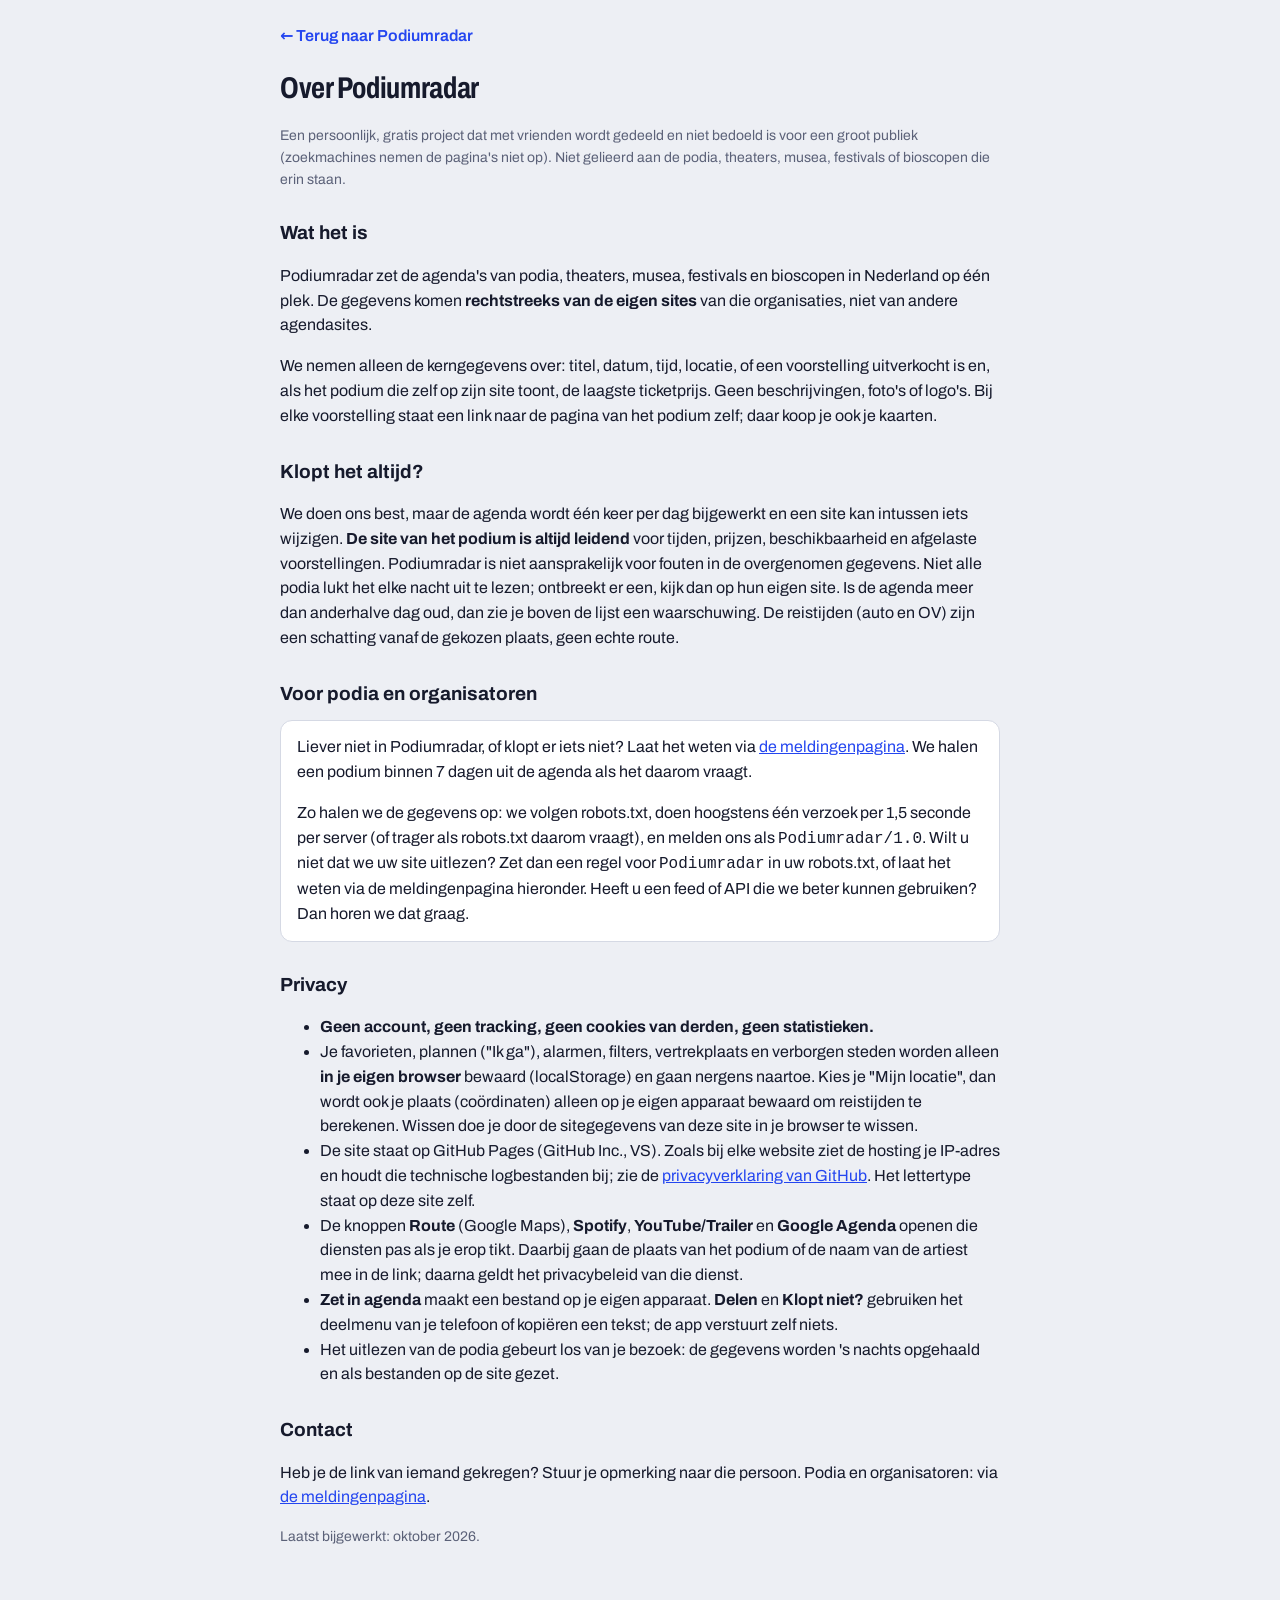
<file: podiumradar/site/over.html>
<!DOCTYPE html>
<html lang="nl">
<head>
<meta charset="utf-8">
<meta name="viewport" content="width=device-width, initial-scale=1, viewport-fit=cover">
<meta name="robots" content="noindex, nofollow">
<meta http-equiv="Content-Security-Policy" content="default-src 'self'; style-src 'self' 'unsafe-inline'; font-src 'self'; img-src 'self' data:; object-src 'none'; base-uri 'self'; form-action 'none'">
<title>Over Podiumradar</title>
<link rel="icon" href="icon.svg" type="image/svg+xml">
<link rel="stylesheet" href="fonts.css">
<style>
:root{--paper:#EDEFF4;--card:#FFFFFF;--ink:#161A2C;--muted:#5B6178;--line:#D5D9E4;--acc:#2446F0;color-scheme:light;
  padding-top:env(safe-area-inset-top,0px);padding-bottom:env(safe-area-inset-bottom,0px)}
@media (prefers-color-scheme:dark){:root:not([data-theme="light"]){--paper:#10131F;--card:#1A1E2E;--ink:#EEF0F7;--muted:#9AA0B8;--line:#2C3147;--acc:#6F86FF;color-scheme:dark}}
:root[data-theme="dark"]{--paper:#10131F;--card:#1A1E2E;--ink:#EEF0F7;--muted:#9AA0B8;--line:#2C3147;--acc:#6F86FF;color-scheme:dark}
body{margin:0;background:var(--paper);color:var(--ink);font-family:"Archivo",system-ui,-apple-system,"Segoe UI",Roboto,sans-serif;line-height:1.55;font-size:16px}
main{max-width:720px;margin:0 auto;padding:24px 16px 48px}
h1{font-size:30px;font-variation-settings:"wdth" 75;letter-spacing:-.01em;margin:8px 0 4px}
h2{font-size:19px;margin:28px 0 6px}
p,li{color:var(--ink)} .s{color:var(--muted);font-size:14px}
a{color:var(--acc)} .back{display:inline-block;margin-bottom:8px;text-decoration:none;font-weight:600}
.card{background:var(--card);border:1px solid var(--line);border-radius:12px;padding:14px 16px;margin:12px 0}
</style>
</head>
<body>
<main>
<a class="back" href="./">← Terug naar Podiumradar</a>
<h1>Over Podiumradar</h1>
<p class="s">Een persoonlijk, gratis project dat met vrienden wordt gedeeld en niet bedoeld is voor een groot publiek (zoekmachines nemen de pagina's niet op). Niet gelieerd aan de podia, theaters, musea, festivals of bioscopen die erin staan.</p>

<h2>Wat het is</h2>
<p>Podiumradar zet de agenda's van podia, theaters, musea, festivals en bioscopen in Nederland op één plek. De gegevens komen <strong>rechtstreeks van de eigen sites</strong> van die organisaties, niet van andere agendasites.</p>
<p>We nemen alleen de kerngegevens over: titel, datum, tijd, locatie, of een voorstelling uitverkocht is en, als het podium die zelf op zijn site toont, de laagste ticketprijs. Geen beschrijvingen, foto's of logo's. Bij elke voorstelling staat een link naar de pagina van het podium zelf; daar koop je ook je kaarten.</p>

<h2>Klopt het altijd?</h2>
<p>We doen ons best, maar de agenda wordt één keer per dag bijgewerkt en een site kan intussen iets wijzigen. <strong>De site van het podium is altijd leidend</strong> voor tijden, prijzen, beschikbaarheid en afgelaste voorstellingen. Podiumradar is niet aansprakelijk voor fouten in de overgenomen gegevens. Niet alle podia lukt het elke nacht uit te lezen; ontbreekt er een, kijk dan op hun eigen site. Is de agenda meer dan anderhalve dag oud, dan zie je boven de lijst een waarschuwing. De reistijden (auto en OV) zijn een schatting vanaf de gekozen plaats, geen echte route.</p>

<h2>Voor podia en organisatoren</h2>
<div class="card">
<p style="margin-top:0">Liever niet in Podiumradar, of klopt er iets niet? Laat het weten via <a href="https://github.com/jjjreinhoudt-wq/podiumradar/issues" rel="noopener noreferrer">de meldingenpagina</a>. We halen een podium binnen 7 dagen uit de agenda als het daarom vraagt.</p>
<p style="margin-bottom:0">Zo halen we de gegevens op: we volgen robots.txt, doen hoogstens één verzoek per 1,5 seconde per server (of trager als robots.txt daarom vraagt), en melden ons als <code>Podiumradar/1.0</code>. Wilt u niet dat we uw site uitlezen? Zet dan een regel voor <code>Podiumradar</code> in uw robots.txt, of laat het weten via de meldingenpagina hieronder. Heeft u een feed of API die we beter kunnen gebruiken? Dan horen we dat graag.</p>
</div>

<h2>Privacy</h2>
<ul>
<li><strong>Geen account, geen tracking, geen cookies van derden, geen statistieken.</strong></li>
<li>Je favorieten, plannen ("Ik ga"), alarmen, filters, vertrekplaats en verborgen steden worden alleen <strong>in je eigen browser</strong> bewaard (localStorage) en gaan nergens naartoe. Kies je "Mijn locatie", dan wordt ook je plaats (coördinaten) alleen op je eigen apparaat bewaard om reistijden te berekenen. Wissen doe je door de sitegegevens van deze site in je browser te wissen.</li>
<li>De site staat op GitHub Pages (GitHub Inc., VS). Zoals bij elke website ziet de hosting je IP-adres en houdt die technische logbestanden bij; zie de <a href="https://docs.github.com/en/site-policy/privacy-policies/github-general-privacy-statement" rel="noopener noreferrer">privacyverklaring van GitHub</a>. Het lettertype staat op deze site zelf.</li>
<li>De knoppen <strong>Route</strong> (Google Maps), <strong>Spotify</strong>, <strong>YouTube/Trailer</strong> en <strong>Google Agenda</strong> openen die diensten pas als je erop tikt. Daarbij gaan de plaats van het podium of de naam van de artiest mee in de link; daarna geldt het privacybeleid van die dienst.</li>
<li><strong>Zet in agenda</strong> maakt een bestand op je eigen apparaat. <strong>Delen</strong> en <strong>Klopt niet?</strong> gebruiken het deelmenu van je telefoon of kopiëren een tekst; de app verstuurt zelf niets.</li>
<li>Het uitlezen van de podia gebeurt los van je bezoek: de gegevens worden 's nachts opgehaald en als bestanden op de site gezet.</li>
</ul>

<h2>Contact</h2>
<p>Heb je de link van iemand gekregen? Stuur je opmerking naar die persoon. Podia en organisatoren: via <a href="https://github.com/jjjreinhoudt-wq/podiumradar/issues" rel="noopener noreferrer">de meldingenpagina</a>.</p>
<p class="s">Laatst bijgewerkt: oktober 2026.</p>
</main>
</body>
</html>
</file>
<file: podiumradar/site/fonts.css>
/* Archivo (SIL Open Font License), lokaal gehost: geen verzoek naar Google bij elk bezoek */
@font-face {
  font-family: 'Archivo';
  font-style: normal;
  font-weight: 400 800;
  font-stretch: 62% 125%;
  font-display: swap;
  src: url(fonts/archivo-latin-ext.woff2) format('woff2');
  unicode-range: U+0100-02BA, U+02BD-02C5, U+02C7-02CC, U+02CE-02D7, U+02DD-02FF, U+0304, U+0308, U+0329, U+1D00-1DBF, U+1E00-1E9F, U+1EF2-1EFF, U+2020, U+20A0-20AB, U+20AD-20C0, U+2113, U+2C60-2C7F, U+A720-A7FF;
}
@font-face {
  font-family: 'Archivo';
  font-style: normal;
  font-weight: 400 800;
  font-stretch: 62% 125%;
  font-display: swap;
  src: url(fonts/archivo-latin.woff2) format('woff2');
  unicode-range: U+0000-00FF, U+0131, U+0152-0153, U+02BB-02BC, U+02C6, U+02DA, U+02DC, U+0304, U+0308, U+0329, U+2000-206F, U+20AC, U+2122, U+2191, U+2193, U+2212, U+2215, U+FEFF, U+FFFD;
}
</file>
